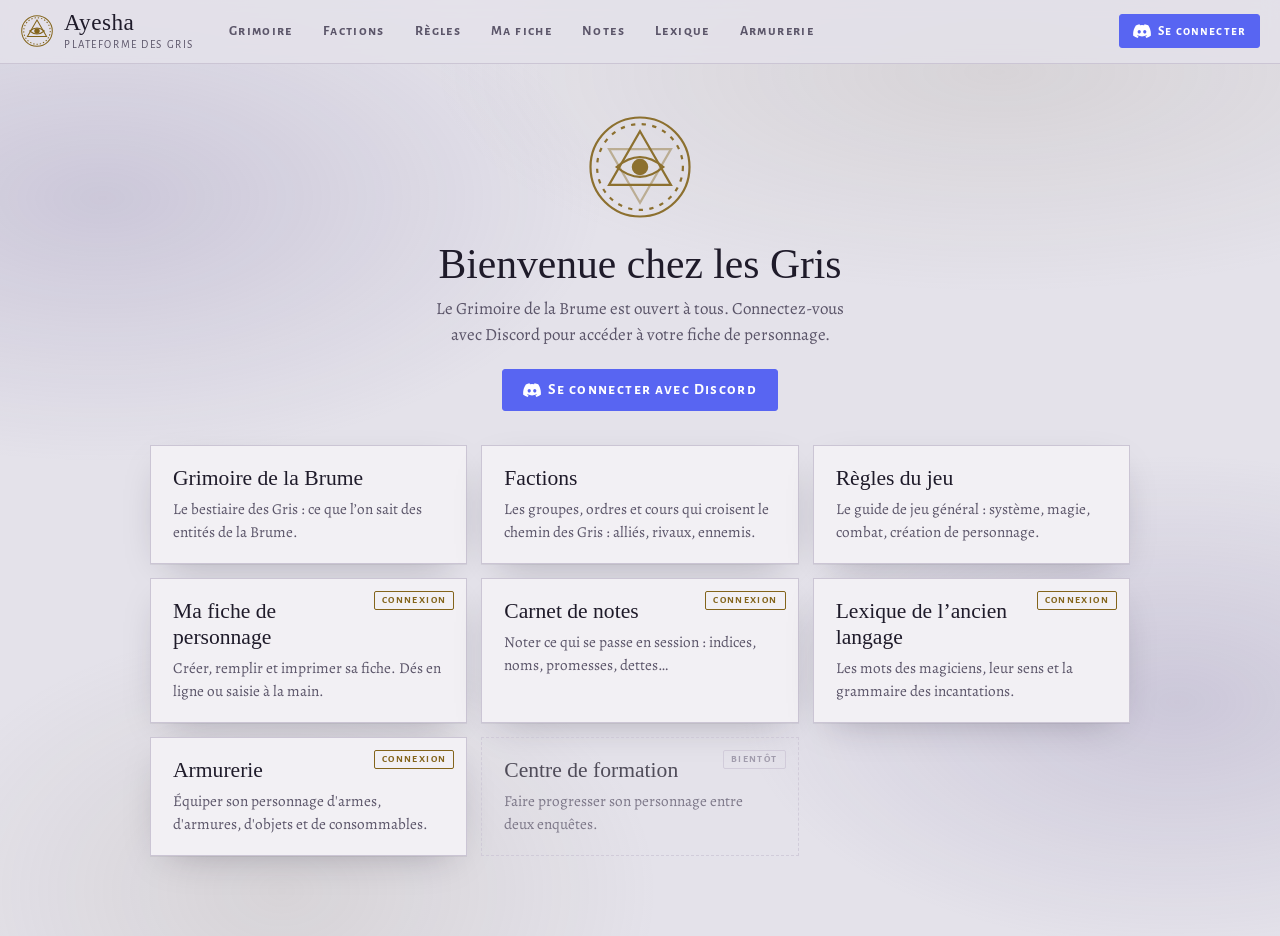
<file: index.html>
<!doctype html>
<html lang="fr">
<head>
<meta charset="utf-8">
<meta name="viewport" content="width=device-width, initial-scale=1, viewport-fit=cover">
<title>Ayesha</title>
<meta name="description" content="Plateforme des Gris : Grimoire de la Brume et fiches de personnage d'Ayesha.">
<link rel="icon" href="data:image/svg+xml,%3Csvg xmlns='http://www.w3.org/2000/svg' viewBox='0 0 40 40' fill='none' stroke='%2383641b' stroke-width='2'%3E%3Ccircle cx='20' cy='20' r='18'/%3E%3Cpath d='M20 7 L31.26 26.5 H8.74 Z'/%3E%3Ccircle cx='20' cy='20' r='3' fill='%2383641b'/%3E%3C/svg%3E">
<link rel="preconnect" href="https://fonts.googleapis.com">
<link rel="preconnect" href="https://fonts.gstatic.com" crossorigin>
<link rel="stylesheet" href="https://fonts.googleapis.com/css2?family=Alegreya:ital,wght@0,400;0,500;0,700;1,400&family=Alegreya+Sans+SC:wght@500;700&family=IM+Fell+English+SC&family=IM+Fell+English:ital@0;1&display=swap">
<link rel="stylesheet" href="css/base.css">
<link rel="stylesheet" href="css/codex.css">
<link rel="stylesheet" href="css/fiche.css">
<link rel="stylesheet" href="css/armurerie.css">
<link rel="stylesheet" href="css/lexique.css">
<link rel="stylesheet" href="css/sorcier.css">
<link rel="stylesheet" href="css/regles.css">
<link rel="stylesheet" href="css/notes.css">
<script src="vendor/supabase-2.99.3.js"></script>
<script>
  /* Si le code du site ne démarre pas (fichier manquant ou pas à jour), le dire au lieu de rester sur « Ouverture… » */
  function ayeshaEchec(detail) {
    if (window.__ayeshaPret) return;
    var v = document.getElementById('view'); if (!v) return;
    v.innerHTML = '<div class="panel center"><h2>Le site n\u2019a pas pu démarrer</h2>'
      + '<p>Un fichier du site est manquant, mal placé ou pas à jour sur GitHub.</p>'
      + (detail ? '<p class="hint">' + String(detail).replace(/[<&]/g, function (c) { return c === '<' ? '&lt;' : '&amp;'; }) + '</p>' : '')
      + '<p class="hint">Plus de détails : touche F12, onglet « Console ».</p>'
      + '<button class="btn" onclick="location.reload()">Recharger</button></div>';
  }
  window.addEventListener('error', function (e) { ayeshaEchec(e.message); });
  setTimeout(function () { ayeshaEchec(''); }, 20000);
</script>
<script type="module" src="js/main.js" onerror="ayeshaEchec('Impossible de charger js/main.js ou un des fichiers qu\u2019il utilise.')"></script>
</head>
<body>
<div class="app">
  <header class="top" id="top"></header>
  <main id="view"><div class="loading">Ouverture…</div></main>
</div>
<noscript><p class="panel center">Ce site a besoin de JavaScript pour fonctionner.</p></noscript>
</body>
</html>
</file>
<file: css/base.css>
/* =====================================================================
   Styles communs de la plateforme (couleurs, coquille, boutons, fenêtres)
   Chaque module a ses propres styles, préfixés par .m-<module>.
   ===================================================================== */
:root{
  --bg:#e4e2ea; --page:#f2f0f4; --page-2:#e9e6ee; --ink:#1f1b2a; --ink-soft:#5b5569; --ink-faint:#8a8497;
  --rule:#cbc5d4; --gilt:#83641b; --gilt-soft:rgba(131,100,27,.12); --sang:#8a2d39; --sang-soft:rgba(138,45,57,.08);
  --azur:#2f5d7c; --vert:#3d6b4a; --discord:#5865f2;
  --fog-a:rgba(120,108,160,.22); --fog-b:rgba(150,140,120,.16); --shadow:0 1px 0 rgba(31,27,42,.06),0 12px 40px -18px rgba(31,27,42,.35);
  --f-display:"IM Fell English SC","IM Fell English",Georgia,"Times New Roman",serif;
  --f-fell:"IM Fell English",Georgia,serif;
  --f-body:"Alegreya",Georgia,"Times New Roman",serif;
  --f-label:"Alegreya Sans SC","Gill Sans","Trebuchet MS",sans-serif;
  --head:62px;
}
@media (prefers-color-scheme:dark){
  :root:not([data-theme="light"]){
    color-scheme:dark;
    --bg:#111018; --page:#1a1823; --page-2:#221f2d; --ink:#e5e1ec; --ink-soft:#a39cb3; --ink-faint:#746d84;
    --rule:#353045; --gilt:#d3b26a; --gilt-soft:rgba(211,178,106,.13); --sang:#d9727c; --sang-soft:rgba(217,114,124,.08);
    --azur:#86b4d4; --vert:#8cc29b;
    --fog-a:rgba(150,135,210,.13); --fog-b:rgba(200,180,130,.06); --shadow:0 1px 0 rgba(0,0,0,.4),0 18px 50px -20px rgba(0,0,0,.8);
  }
}
:root[data-theme="dark"]{
  color-scheme:dark;
  --bg:#111018; --page:#1a1823; --page-2:#221f2d; --ink:#e5e1ec; --ink-soft:#a39cb3; --ink-faint:#746d84;
  --rule:#353045; --gilt:#d3b26a; --gilt-soft:rgba(211,178,106,.13); --sang:#d9727c; --sang-soft:rgba(217,114,124,.08);
  --azur:#86b4d4; --vert:#8cc29b;
  --fog-a:rgba(150,135,210,.13); --fog-b:rgba(200,180,130,.06); --shadow:0 1px 0 rgba(0,0,0,.4),0 18px 50px -20px rgba(0,0,0,.8);
}
:root{padding-top:env(safe-area-inset-top,0px);padding-bottom:env(safe-area-inset-bottom,0px)}
*{box-sizing:border-box}
html,body{min-height:100%}
body{margin:0;background:var(--bg);color:var(--ink);font-family:var(--f-body);font-size:17px;line-height:1.55;-webkit-font-smoothing:antialiased}
img{max-width:100%}
[hidden]{display:none!important}
a{color:inherit}
button{font:inherit;color:inherit;cursor:pointer}
:focus-visible{outline:2px solid var(--gilt);outline-offset:2px}

/* Brume */
body::before,body::after{content:"";position:fixed;inset:-20%;pointer-events:none;z-index:0}
body::before{background:radial-gradient(40% 30% at 20% 30%,var(--fog-a),transparent 70%),radial-gradient(35% 28% at 80% 70%,var(--fog-a),transparent 70%);animation:drift 70s ease-in-out infinite alternate}
body::after{background:radial-gradient(45% 25% at 70% 20%,var(--fog-b),transparent 70%),radial-gradient(30% 30% at 30% 85%,var(--fog-b),transparent 70%);animation:drift 95s ease-in-out infinite alternate-reverse}
@keyframes drift{from{transform:translate3d(-4%,-2%,0)}to{transform:translate3d(4%,3%,0)}}
@media (prefers-reduced-motion:reduce){body::before,body::after{animation:none}}

.app{position:relative;z-index:1;display:flex;flex-direction:column;min-height:100vh}
#view{flex:1;min-width:0}

/* Barre du haut */
header.top{position:sticky;top:env(safe-area-inset-top,0px);z-index:10;display:flex;align-items:center;gap:10px 22px;flex-wrap:wrap;padding:10px 20px;min-height:var(--head);background:color-mix(in srgb,var(--bg) 84%,transparent);backdrop-filter:blur(8px);-webkit-backdrop-filter:blur(8px);border-bottom:1px solid var(--rule)}
.brand{display:flex;align-items:center;gap:10px;text-decoration:none;min-width:0}
.brand svg{width:34px;height:34px;color:var(--gilt);flex:none}
.brand h1{font-family:var(--f-display);font-weight:400;font-size:1.45rem;letter-spacing:.02em;margin:0;line-height:1.1}
.brand small{display:block;font-family:var(--f-label);font-size:.7rem;letter-spacing:.14em;color:var(--ink-soft)}
.mainnav{display:flex;gap:4px;flex-wrap:wrap;margin-right:auto}
.navlink{font-family:var(--f-label);font-weight:700;font-size:.86rem;letter-spacing:.1em;text-decoration:none;padding:7px 12px;border-radius:3px;color:var(--ink-soft);border:1px solid transparent}
.navlink:hover{color:var(--ink);background:var(--gilt-soft)}
.navlink[aria-current="page"]{color:var(--ink);border-color:var(--gilt);background:var(--gilt-soft)}
.navlink.mj{color:var(--sang)}
.navlink.mj[aria-current="page"]{border-color:var(--sang);background:var(--sang-soft)}
.who{display:flex;align-items:center;gap:10px}
.who img{width:30px;height:30px;border-radius:50%;border:1px solid var(--rule);flex:none}
.who span{display:flex;flex-direction:column;line-height:1.15}
.who b{font-family:var(--f-fell);font-weight:400;font-size:1rem}
.who small{font-family:var(--f-label);font-size:.62rem;letter-spacing:.14em;color:var(--sang);font-weight:700}

/* Boutons */
.btn{font-family:var(--f-label);font-weight:700;font-size:.8rem;letter-spacing:.09em;border:1px solid var(--rule);background:var(--page);padding:7px 13px;border-radius:3px;display:inline-flex;align-items:center;gap:7px;line-height:1.2;text-decoration:none;color:var(--ink);transition:border-color .15s,background .15s}
.btn:hover{border-color:var(--gilt)}
.btn.primary{background:var(--gilt);border-color:var(--gilt);color:var(--page)}
.btn.primary:hover{filter:brightness(1.08)}
.btn.ghost{background:transparent}
.btn.danger{color:var(--sang);border-color:color-mix(in srgb,var(--sang) 40%,var(--rule))}
.btn.discord{background:var(--discord);border-color:var(--discord);color:#fff}
.btn.discord:hover{filter:brightness(1.08)}
.btn.big{font-size:.95rem;padding:11px 20px}
.btn[aria-pressed="true"]{background:var(--gilt-soft);border-color:var(--gilt)}
.btn:disabled{opacity:.45;cursor:not-allowed}
.mini{font-family:var(--f-label);font-size:.68rem;letter-spacing:.06em;font-weight:700;border:1px solid var(--rule);background:transparent;padding:2px 8px;border-radius:2px;color:var(--ink-soft)}
.mini:hover{border-color:var(--gilt);color:var(--ink)}
.mini:disabled{opacity:.35;cursor:not-allowed}
.linkbtn{background:none;border:0;padding:0;font:inherit;color:var(--gilt);border-bottom:1px dotted currentColor;cursor:pointer}

/* Messages, fenêtres */
.toast{position:fixed;left:50%;bottom:calc(24px + env(safe-area-inset-bottom,0px));transform:translateX(-50%);background:var(--ink);color:var(--page);font-family:var(--f-label);letter-spacing:.08em;font-size:.82rem;padding:9px 16px;border-radius:3px;z-index:40;box-shadow:var(--shadow);max-width:calc(100vw - 32px)}
.modal{position:fixed;inset:0;z-index:30;background:rgba(10,8,16,.55);display:flex;align-items:center;justify-content:center;padding:16px}
.modal .box{background:var(--page);border:1px solid var(--rule);padding:20px 22px;max-width:560px;width:100%;box-shadow:var(--shadow)}
.modal h3{font-family:var(--f-fell);font-weight:400;font-size:1.35rem;margin:0 0 8px}
.modal p{margin:0 0 12px}
.modal .row{display:flex;gap:8px;flex-wrap:wrap;margin-top:12px}
.modal .ta{width:100%;font:inherit;padding:8px;border:1px solid var(--rule);background:var(--page-2);color:var(--ink)}
.loading{text-align:center;color:var(--ink-soft);font-style:italic;padding:60px 16px}
.banner{margin:0 auto 14px;max-width:780px;padding:10px 14px;border:1px dashed var(--sang);color:var(--sang);font-size:.9rem;border-radius:3px;background:var(--sang-soft)}
.none{font-style:italic;color:var(--ink-faint)}
.hint{font-size:.9rem;color:var(--ink-soft);font-style:italic;margin:6px 0 0}

/* Panneaux génériques */
.panel{max-width:620px;margin:48px auto;background:var(--page);border:1px solid var(--rule);box-shadow:var(--shadow);padding:32px 34px;position:relative}
.panel::before{content:"";position:absolute;inset:7px;border:1px solid var(--rule);pointer-events:none;opacity:.7}
.panel.center{text-align:center}
.panel h2{font-family:var(--f-display);font-weight:400;font-size:1.9rem;margin:0 0 8px;line-height:1.15}
.panel p{color:var(--ink-soft);margin:0 0 18px}
.panel .btn{position:relative}

/* Accueil */
.m-accueil{padding:28px 20px 80px}
.hero{max-width:720px;margin:20px auto 34px;text-align:center}
.hero svg.big{width:110px;height:110px;color:var(--gilt);opacity:.9}
.hero h2{font-family:var(--f-display);font-weight:400;font-size:clamp(1.9rem,5vw,2.6rem);margin:12px 0 8px;line-height:1.1;text-wrap:balance}
.hero p{color:var(--ink-soft);max-width:48ch;margin:0 auto 20px}
.cards{max-width:980px;margin:0 auto;display:grid;grid-template-columns:repeat(auto-fill,minmax(250px,1fr));gap:14px}
.card{display:block;text-decoration:none;background:var(--page);border:1px solid var(--rule);padding:20px 22px 18px;position:relative;box-shadow:var(--shadow);transition:border-color .15s,transform .15s}
a.card:hover{border-color:var(--gilt);transform:translateY(-2px)}
.card h3{font-family:var(--f-fell);font-weight:400;font-size:1.35rem;margin:0 0 6px;line-height:1.2}
.card p{margin:0;color:var(--ink-soft);font-size:.95rem}
.card .tag~h3{padding-right:88px}
.card .tag{position:absolute;top:12px;right:12px;font-family:var(--f-label);font-size:.62rem;letter-spacing:.14em;font-weight:700;color:var(--gilt);border:1px solid var(--gilt);padding:1px 7px;border-radius:2px}
.card.mj .tag{color:var(--sang);border-color:var(--sang)}
.card.soon{background:transparent;box-shadow:none;border-style:dashed;opacity:.75}
.card.soon .tag{color:var(--ink-faint);border-color:var(--rule)}

@media (max-width:760px){
  header.top{padding:8px 12px;gap:8px 12px}
  .brand h1{font-size:1.2rem}
  .brand small{display:none}
  .mainnav{order:3;width:100%;margin-right:0}
  .navlink{padding:6px 10px;font-size:.8rem}
  .who{margin-left:auto}
  .who span{display:none}
  .panel{margin:24px 12px;padding:24px 20px}
  .m-accueil{padding:16px 16px 60px}
}
</file>
<file: css/codex.css>
/* =====================================================================
   Codex : Grimoire de la Brume, Factions (moteur js/shared/codex.js)
   ===================================================================== */
.m-codex .layout{display:grid;grid-template-columns:300px minmax(0,1fr);min-height:calc(100vh - var(--head))}
.m-codex aside.index{border-right:1px solid var(--rule);padding:18px 16px 40px;display:flex;flex-direction:column;gap:14px;position:sticky;top:var(--head);align-self:start;max-height:calc(100vh - var(--head));overflow:auto}
.m-codex .index h2{font-family:var(--f-label);font-size:.78rem;letter-spacing:.16em;color:var(--ink-soft);margin:0;display:flex;justify-content:space-between;font-weight:700}
.m-codex .index h2 span{font-variant-numeric:tabular-nums}
.m-codex .search{width:100%;font:inherit;font-size:.95rem;padding:8px 10px;border:1px solid var(--rule);border-radius:3px;background:var(--page);color:var(--ink)}
.m-codex .famfilter{display:flex;flex-wrap:wrap;gap:6px}
.m-codex .chip{font-family:var(--f-label);font-size:.72rem;letter-spacing:.06em;padding:3px 9px;border:1px solid var(--rule);border-radius:20px;background:transparent;font-weight:500}
.m-codex .chip[aria-pressed="true"]{background:var(--gilt-soft);border-color:var(--gilt);color:var(--ink)}
.m-codex .toc{list-style:none;margin:0;padding:0;display:flex;flex-direction:column}
.m-codex .toc a{width:100%;text-align:left;text-decoration:none;border-bottom:1px dotted var(--rule);padding:10px 6px;display:grid;grid-template-columns:3.2em 1fr auto;gap:8px;align-items:baseline}
.m-codex .toc a:hover,.m-codex .toc a[aria-current="true"]{background:var(--gilt-soft)}
.m-codex .toc .num{font-family:var(--f-fell);color:var(--gilt);font-size:.9rem;font-variant-numeric:tabular-nums}
.m-codex .toc .nm{font-family:var(--f-fell);font-size:1.05rem;line-height:1.25}
.m-codex .toc .fm{display:block;font-family:var(--f-label);font-size:.68rem;letter-spacing:.08em;color:var(--ink-soft);margin-top:2px}
.m-codex .toc .empty{font-style:italic;color:var(--ink-faint);font-size:.92rem;padding:8px 2px}

.m-codex .kpips{display:inline-flex;gap:3px;vertical-align:middle}
.m-codex .kpips i{width:7px;height:7px;border-radius:50%;border:1px solid var(--gilt);display:block}
.m-codex .kpips i.on{background:var(--gilt)}

.m-codex #gmain{padding:28px 24px 120px;min-width:0}
.m-codex .sheet{max-width:780px;margin:0 auto;background:var(--page);border:1px solid var(--rule);box-shadow:var(--shadow);padding:44px 52px 56px;position:relative}
.m-codex .sheet::before{content:"";position:absolute;inset:8px;border:1px solid var(--rule);pointer-events:none;opacity:.7}
.m-codex .back{display:none;margin:0 auto 14px;max-width:780px;width:max-content}

.m-codex .eyebrow{font-family:var(--f-label);font-size:.78rem;letter-spacing:.2em;color:var(--gilt);text-align:center;font-weight:700}
.m-codex .entry-name{font-family:var(--f-display);font-weight:400;font-size:clamp(2rem,5vw,3rem);line-height:1.05;text-align:center;margin:10px 0 6px;text-wrap:balance}
.m-codex .aka{font-family:var(--f-fell);font-style:italic;text-align:center;color:var(--ink-soft);margin:0 0 18px;text-wrap:balance}
.m-codex .meta{display:flex;flex-wrap:wrap;justify-content:center;gap:8px 22px;font-family:var(--f-label);font-size:.78rem;letter-spacing:.08em;color:var(--ink-soft);padding:12px 0;border-top:1px solid var(--rule);border-bottom:1px solid var(--rule)}
.m-codex .meta b{color:var(--ink);font-weight:700}
.m-codex .tools{display:flex;justify-content:center;gap:8px;flex-wrap:wrap;margin:18px 0 6px}

.m-codex .part-title{font-family:var(--f-display);font-size:1.25rem;font-weight:400;text-align:center;margin:40px 0 4px;letter-spacing:.04em}
.m-codex .part-sub{text-align:center;font-family:var(--f-label);font-size:.72rem;letter-spacing:.16em;color:var(--ink-soft);margin:0 0 10px}
.m-codex .orn{display:flex;align-items:center;gap:12px;color:var(--gilt);margin:0 auto 8px;max-width:240px}
.m-codex .orn::before,.m-codex .orn::after{content:"";flex:1;height:1px;background:currentColor;opacity:.5}
.m-codex .orn svg{width:14px;height:14px}

.m-codex section.sec{padding:18px 0 4px;border-bottom:1px dotted var(--rule)}
.m-codex section.sec:last-child{border-bottom:0}
.m-codex .sec h3{font-family:var(--f-fell);font-weight:400;font-size:1.3rem;margin:0 0 8px;display:flex;align-items:baseline;gap:10px;flex-wrap:wrap}
.m-codex .sec h3 .rn{font-family:var(--f-label);font-size:.72rem;letter-spacing:.14em;color:var(--gilt);min-width:2.4em;font-weight:700}
.m-codex .sec h3 .sub{font-family:var(--f-body);font-style:italic;font-size:.9rem;color:var(--ink-soft)}
.m-codex .field{margin:0 0 12px}
.m-codex .flabel{font-family:var(--f-label);font-size:.74rem;letter-spacing:.1em;color:var(--ink-soft);font-weight:700;margin-bottom:2px}
.m-codex .fval p{margin:0 0 .6em;max-width:65ch}
.m-codex .blank{font-style:italic;color:var(--ink-faint);margin:0 0 12px}
.m-codex .tags{display:flex;flex-wrap:wrap;gap:6px}
.m-codex .tag{font-family:var(--f-label);font-size:.76rem;letter-spacing:.06em;border:1px solid var(--gilt);color:var(--ink);padding:1px 9px;border-radius:2px;background:var(--gilt-soft)}
.m-codex ul.signs{margin:0;padding:0;list-style:none}
.m-codex ul.signs li{padding-left:1.4em;position:relative;margin:0 0 4px}
.m-codex ul.signs li::before{content:"✦";position:absolute;left:0;color:var(--gilt);font-size:.8em;top:.2em}
.m-codex .notes{display:flex;flex-direction:column;gap:10px}
.m-codex .note{border-left:2px solid var(--gilt);padding:2px 0 2px 12px}
.m-codex .note .who{font-family:var(--f-label);font-size:.74rem;letter-spacing:.08em;color:var(--ink-soft)}
.m-codex .note .who b{color:var(--ink)}
.m-codex .note p{margin:2px 0 0}

.m-codex .mj{margin-top:44px;border:1px solid color-mix(in srgb,var(--sang) 55%,var(--rule));background:var(--sang-soft);padding:6px 24px 16px;position:relative}
.m-codex .mj .part-title{color:var(--sang);margin-top:18px}
.m-codex .mj .orn{color:var(--sang)}
.m-codex .mj .sec h3 .rn{color:var(--sang)}
.m-codex .statgrid{display:grid;grid-template-columns:repeat(5,1fr);border:1px solid var(--rule);background:var(--page)}
.m-codex .statgrid>div{text-align:center;padding:8px 4px;border-right:1px solid var(--rule)}
.m-codex .statgrid>div:last-child{border-right:0}
.m-codex .statgrid .k{font-family:var(--f-label);font-size:.72rem;letter-spacing:.14em;color:var(--ink-soft);font-weight:700}
.m-codex .statgrid .v{font-family:var(--f-fell);font-size:1.5rem;font-variant-numeric:tabular-nums;line-height:1.2}
.m-codex .statline{display:flex;flex-wrap:wrap;gap:6px 22px;margin-top:10px;font-family:var(--f-label);font-size:.8rem;letter-spacing:.06em;color:var(--ink-soft)}
.m-codex .statline b{font-family:var(--f-fell);font-size:1.1rem;color:var(--ink);letter-spacing:0;font-weight:400;font-variant-numeric:tabular-nums}
.m-codex .tablewrap{overflow-x:auto}
.m-codex table.atk{border-collapse:collapse;width:100%;font-size:.95rem}
.m-codex table.atk th{font-family:var(--f-label);font-size:.72rem;letter-spacing:.1em;color:var(--ink-soft);text-align:left;border-bottom:1px solid var(--rule);padding:4px 8px 4px 0;font-weight:700}
.m-codex table.atk td{padding:6px 8px 6px 0;border-bottom:1px dotted var(--rule);vertical-align:top}

.m-codex .front{text-align:center;padding:30px 0 10px}
.m-codex .front svg.big{width:120px;height:120px;color:var(--gilt);opacity:.9}
.m-codex .front h2{font-family:var(--f-display);font-weight:400;font-size:2rem;margin:14px 0 6px;text-wrap:balance}
.m-codex .front p{color:var(--ink-soft);max-width:46ch;margin:0 auto 18px}
.m-codex .front .count{font-family:var(--f-label);letter-spacing:.14em;font-size:.8rem;color:var(--gilt);font-weight:700}

.m-codex .in,.m-codex .ta{width:100%;font:inherit;font-size:1rem;color:var(--ink);background:var(--page-2);border:1px solid var(--rule);border-radius:2px;padding:7px 9px}
.m-codex .ta{resize:vertical;min-height:4.2em;line-height:1.5}
.m-codex .in:focus,.m-codex .ta:focus{border-color:var(--gilt);outline:none;box-shadow:0 0 0 3px var(--gilt-soft)}
.m-codex .err{color:var(--sang);font-size:.88rem;margin-top:4px}
.m-codex .obs{margin-top:28px;border:1px dashed var(--gilt);padding:16px 18px;background:var(--gilt-soft)}
.m-codex .obs h3{font-family:var(--f-fell);font-weight:400;font-size:1.2rem;margin:0 0 4px}
.m-codex .obs p{margin:0 0 10px;color:var(--ink-soft);font-size:.95rem}
.m-codex .obs .grid{display:grid;grid-template-columns:12em 1fr;gap:6px}
.m-codex .obs .grid .ta{grid-column:1/-1}
.m-codex .foot{max-width:780px;margin:22px auto 0;font-family:var(--f-label);font-size:.74rem;letter-spacing:.08em;color:var(--ink-faint)}

@media (max-width:860px){
  .m-codex .layout{grid-template-columns:1fr;min-height:0}
  .m-codex aside.index{position:static;max-height:none;border-right:0;padding:16px}
  .m-codex.reading aside.index{display:none}
  .m-codex:not(.reading) #gmain{display:none}
  .m-codex .back{display:flex}
  .m-codex #gmain{padding:14px 16px 110px}
  .m-codex .sheet{padding:28px 20px 36px}
  .m-codex .sheet::before{inset:5px}
  .m-codex .mj{padding:4px 14px 12px}
  .m-codex .statgrid .v{font-size:1.2rem}
  .m-codex .obs .grid{grid-template-columns:1fr}
}

/* ----- Exemplaire du MJ : édition, visibilité, observations ----- */
.m-codex .index>.btn.primary{justify-content:center}
.m-codex .toc .pubmark{color:var(--gilt)}
.m-codex .obsbadge{font-family:var(--f-label);font-weight:700;font-size:.72rem;min-width:1.6em;height:1.6em;display:inline-grid;place-items:center;border-radius:20px;background:var(--sang);color:var(--page)}
.m-codex .mjfoot{margin-top:auto;padding-top:10px;border-top:1px dotted var(--rule);font-size:.86rem}
.m-codex .row{display:flex;gap:8px;flex-wrap:wrap;align-items:center;margin-top:8px}
.m-codex .row.center{justify-content:center}
.m-codex .vuebar{display:flex;justify-content:center;gap:6px;margin:-20px 0 22px}
.m-codex .banner{text-align:center}
.m-codex .vis-t{margin-left:auto;font-family:var(--f-label);font-size:.66rem;letter-spacing:.1em;font-weight:700;border:1px solid var(--rule);background:transparent;padding:2px 9px;border-radius:20px;color:var(--ink-faint);align-self:center}
.m-codex .vis-t[aria-pressed="true"]{color:var(--gilt);border-color:var(--gilt);background:var(--gilt-soft)}
.m-codex .vis-t:hover{border-color:var(--gilt)}
.m-codex .sec.veiled>*:not(h3){opacity:.5}
.m-codex .pub[aria-pressed="true"]{border-color:var(--gilt);color:var(--ink);background:var(--gilt-soft)}
.m-codex .pub[aria-pressed="false"]{color:var(--ink-soft)}
.m-codex .obsmj{margin:24px 0 0;border:1px solid var(--sang);background:var(--sang-soft);padding:12px 16px}
.m-codex .obsmj h3{font-family:var(--f-fell);font-weight:400;font-size:1.15rem;margin:0 0 8px;color:var(--sang)}
.m-codex .obsmj h3 small{font-family:var(--f-label);font-size:.75rem}
.m-codex .obsmj .note{border-left-color:var(--sang);margin-bottom:12px}
.m-codex .obsliste{margin-top:14px;display:flex;flex-direction:column;gap:8px}
.m-codex .obsliste .linkbtn,.m-codex .obsmj .linkbtn{margin-left:8px;font-family:var(--f-label);font-size:.74rem;letter-spacing:.06em;border-bottom:0}
.m-codex .addnote{margin-top:12px;display:grid;grid-template-columns:9.5em 1fr;gap:6px}
.m-codex .addnote .ta{grid-column:1/-1;min-height:3em}
.m-codex .addnote .btn{justify-self:start}
.m-codex .in.big{font-family:var(--f-display);font-size:1.6rem;text-align:center;padding:8px}
.m-codex .in.num{width:5.5em;text-align:center;font-variant-numeric:tabular-nums}
.m-codex .edit .eyebrow .in.num{display:inline-block;width:4.5em;padding:2px 4px}
.m-codex .grid2{display:grid;grid-template-columns:1fr 1fr;gap:12px}
.m-codex .choices{display:flex;flex-wrap:wrap;gap:6px}
.m-codex .choice{position:relative}
.m-codex .choice input{position:absolute;opacity:0;inset:0;margin:0;cursor:pointer}
.m-codex .choice span{display:inline-block;font-family:var(--f-label);font-size:.8rem;letter-spacing:.05em;padding:4px 11px;border:1px solid var(--rule);border-radius:2px;background:var(--page-2)}
.m-codex .choice input:checked+span{border-color:var(--gilt);background:var(--gilt-soft);color:var(--ink);box-shadow:inset 0 0 0 1px var(--gilt)}
.m-codex .choice input:focus-visible+span{outline:2px solid var(--gilt);outline-offset:2px}
.m-codex .vis{margin-left:auto;align-self:center}
.m-codex .vis span{font-size:.68rem;padding:2px 9px;border-radius:20px}
.m-codex .lrow{display:flex;gap:6px;align-items:flex-start;margin-bottom:6px}
.m-codex .rrow{display:grid;gap:6px;align-items:start;margin-bottom:6px}
.m-codex .rrow .ta{min-height:2.4em}
.m-codex .x{border:1px solid var(--rule);background:transparent;width:34px;height:34px;flex:none;border-radius:2px;color:var(--ink-soft);font-size:1.1rem;line-height:1}
.m-codex .x:hover{color:var(--sang);border-color:var(--sang)}
.m-codex .add{font-family:var(--f-label);font-size:.78rem;letter-spacing:.08em;background:none;border:1px dashed var(--rule);padding:5px 12px;border-radius:2px;color:var(--ink-soft);font-weight:700}
.m-codex .add:hover{border-color:var(--gilt);color:var(--ink)}
.m-codex .colhead{font-family:var(--f-label);font-size:.68rem;letter-spacing:.1em;color:var(--ink-faint);font-weight:700}
.m-codex .statedit{display:flex;flex-wrap:wrap;gap:12px}
.m-codex .statedit label{display:flex;flex-direction:column;align-items:center;gap:3px;font-family:var(--f-label);font-size:.72rem;letter-spacing:.12em;color:var(--ink-soft);font-weight:700}
.m-codex .savebar{position:sticky;bottom:0;z-index:4;max-width:780px;margin:0 auto;display:flex;gap:8px;flex-wrap:wrap;align-items:center;padding:12px 16px calc(12px + env(safe-area-inset-bottom,0px));background:color-mix(in srgb,var(--bg) 88%,transparent);backdrop-filter:blur(8px);border:1px solid var(--rule);border-bottom:0}
.m-codex .savebar .spacer{flex:1}
@media (max-width:860px){
  .m-codex .grid2,.m-codex .addnote{grid-template-columns:1fr}
  .m-codex .rrow{grid-template-columns:1fr!important;padding-bottom:8px;border-bottom:1px dotted var(--rule)}
  .m-codex .rrow.colhead{display:none}
  .m-codex .rrow .x{justify-self:end}
  .m-codex .vuebar{margin-top:-6px;flex-wrap:wrap}
  .m-codex .vis{margin-left:0}
}
.m-codex .ed-t{margin-left:auto;align-self:center;text-decoration:none;font-size:.9rem;line-height:1;padding:3px 7px;border:1px solid var(--rule);border-radius:20px;color:var(--ink-soft)}
.m-codex .ed-t:hover{border-color:var(--gilt);color:var(--gilt)}
.m-codex .ed-t+.vis-t{margin-left:0}
.m-codex .blank .linkbtn{font-style:italic}
.m-codex .edit .sec.cible{animation:cible 1.6s ease-out}
@keyframes cible{from{background:var(--gilt-soft)}to{background:transparent}}
.m-codex .entete{display:grid;grid-template-columns:1fr 1fr;gap:0 12px}
.m-codex .entete .field{grid-column:1/-1}
.m-codex .entete .field.demi{grid-column:auto}
.m-codex .jauge{display:inline-flex;gap:3px;vertical-align:middle}
.m-codex .jauge i{width:9px;height:9px;transform:rotate(45deg);border:1px solid var(--sang);display:block}
.m-codex .jauge i.on{background:var(--sang)}
@media (max-width:860px){.m-codex .entete{grid-template-columns:1fr}}

/* Factions */
.m-codex .embleme{text-align:center;font-style:italic;color:var(--ink-soft);margin:10px 0 0}
.m-codex .embleme span{font-family:var(--f-label);font-style:normal;font-size:.7rem;letter-spacing:.14em;text-transform:uppercase;color:var(--gilt);margin-right:6px}
.m-codex .rapport{font-family:var(--f-label);font-weight:700;letter-spacing:.06em;padding:1px 8px;border-radius:20px;border:1px solid currentColor;margin-left:4px}
.m-codex .rapport.r-0{color:var(--vert)} .m-codex .rapport.r-1{color:var(--ink-soft)} .m-codex .rapport.r-2{color:var(--gilt)} .m-codex .rapport.r-3,.m-codex .rapport.r-4{color:var(--sang)}
.m-codex .rapport.r-4{background:var(--sang-soft)}
.m-codex .entente-mini{font-family:var(--f-fell);font-size:1.05rem;color:var(--ink)}
.m-codex .entente-mini small{font-size:.7rem;color:var(--ink-faint)}
.m-codex .rrow select.in{padding:7px 6px}
.m-codex label.flabel{display:block}
</file>
<file: css/fiche.css>
/* =====================================================================
   Module Fiche (« Ma fiche » et consultation par le MJ)
   La fiche elle-même est dans .fichewrap ; l'impression dans #ps / .ps
   ===================================================================== */
.m-fiche,.m-table{padding:20px 20px 80px}
.fichewrap .sheet{max-width:1060px;margin:0 auto;background:var(--page);border:1px solid var(--rule);box-shadow:var(--shadow);padding:36px 40px 44px;position:relative}
.fichewrap .sheet::before{content:"";position:absolute;inset:8px;border:1px solid var(--rule);pointer-events:none;opacity:.7}

/* Barre d'outils au-dessus de la fiche */
.fichebar{max-width:1060px;margin:0 auto 14px;display:flex;flex-wrap:wrap;gap:8px;align-items:center}
.fichebar .spacer{flex:1}
.statut{font-family:var(--f-label);font-size:.74rem;letter-spacing:.08em;color:var(--ink-soft);display:inline-flex;align-items:center;gap:7px}
.statut::before{content:"";width:8px;height:8px;border-radius:50%;background:var(--vert);flex:none}
.statut.wait::before{background:var(--gilt);animation:pulse 1s ease-in-out infinite alternate}
.statut.err{color:var(--sang)}
.statut.err::before{background:var(--sang)}
@keyframes pulse{from{opacity:.3}to{opacity:1}}
.m-fiche .foot,.m-table .foot{max-width:1060px;margin:16px auto 0;font-family:var(--f-label);font-size:.72rem;letter-spacing:.08em;color:var(--ink-faint);display:flex;justify-content:space-between;align-items:center;gap:10px;flex-wrap:wrap}

/* Jauges : valeurs saisissables */
.fichewrap .gnums{display:flex;align-items:baseline;gap:4px;margin:2px 0 1px;font-family:var(--f-fell);color:var(--ink-soft)}
.fichewrap .gin{width:2.9em;font-family:var(--f-fell);font-size:1.15rem;text-align:center;border:0;border-bottom:1px solid var(--rule);background:transparent;color:var(--ink);padding:0 2px;font-variant-numeric:tabular-nums;border-radius:0}
.fichewrap .gin:focus{outline:none;border-bottom-color:var(--gilt);background:var(--gilt-soft)}
.fichewrap .gin.max{color:var(--ink-soft)}
.fichewrap .gin.max.manual{color:var(--gilt);border-bottom-color:var(--gilt)}
.fichewrap .gin:disabled{opacity:.45}
.fichewrap .gin::placeholder{color:var(--ink-faint);font-style:italic;font-size:.85rem}
.fichewrap .gauge .gl small{line-height:1.3}
.fichewrap .gauge .gl small .linkbtn{font-size:.78rem;margin-left:4px}
.fichewrap.reading .gin.max{pointer-events:none;border-bottom-color:transparent}
.fichewrap.readonly .gin,.fichewrap.readonly .pips button{pointer-events:none}
.fichewrap.readonly .portrait{cursor:default}

/* Écran de création */
.panel.start{max-width:720px}
.panel.start .choices{display:grid;gap:10px;margin:6px 0 14px;position:relative}
.panel.start .choice{display:flex;flex-direction:column;gap:2px;text-align:left;background:var(--page);border:1px solid var(--rule);padding:14px 16px;border-radius:2px}
.panel.start button.choice:hover{border-color:var(--gilt);background:var(--gilt-soft)}
.panel.start .choice b{font-family:var(--f-fell);font-weight:400;font-size:1.2rem}
.panel.start .choice small{color:var(--ink-soft);font-size:.9rem}
.panel.start .oldlist{display:flex;flex-wrap:wrap;gap:6px;margin-top:8px}

/* La table (MJ) */
.tablehead{max-width:1060px;margin:0 auto 18px;display:flex;justify-content:space-between;align-items:flex-end;gap:12px;flex-wrap:wrap}
.tablehead h2{font-family:var(--f-display);font-weight:400;font-size:2rem;margin:0;line-height:1.1}
.tablehead p{margin:4px 0 0;color:var(--ink-soft)}
.pcards{max-width:1060px;margin:0 auto;display:grid;grid-template-columns:repeat(auto-fill,minmax(300px,1fr));gap:12px}
.pcard{display:grid;grid-template-columns:72px minmax(0,1fr);gap:14px;text-decoration:none;background:var(--page);border:1px solid var(--rule);padding:12px;box-shadow:var(--shadow);transition:border-color .15s}
.pcard:hover{border-color:var(--gilt)}
.pcard.empty{opacity:.7;box-shadow:none}
.pcard .pp{width:72px;height:90px;border:1px solid var(--rule);background:var(--page-2);overflow:hidden;display:flex;align-items:center;justify-content:center;color:var(--rule)}
.pcard .pp svg{width:40px;height:40px}
.pcard .pp img{width:100%;height:100%;object-fit:cover;display:block}
.pcard .pn{font-family:var(--f-fell);font-size:1.25rem;line-height:1.15}
.pcard .pj{font-family:var(--f-label);font-size:.72rem;letter-spacing:.1em;color:var(--ink-soft);font-weight:700}
.pcard .pc{font-size:.9rem;color:var(--ink-soft);font-style:italic;margin-top:2px}
.pcard .pg{display:flex;flex-wrap:wrap;gap:4px 12px;margin-top:6px;font-family:var(--f-label);font-size:.72rem;letter-spacing:.06em;color:var(--ink-soft)}
.pcard .pg b{font-family:var(--f-fell);font-size:1rem;letter-spacing:0;font-weight:400}
.pcard .pg .pv b{color:var(--sang)} .pcard .pg .pm b{color:var(--azur)} .pcard .pg .sm b{color:#7a5aa6} .pcard .pg .ch b{color:var(--vert)}
.pcard .pd{font-size:.78rem;color:var(--ink-faint);margin-top:4px}

@media (max-width:860px){
  .m-fiche,.m-table{padding:12px 10px 60px}
  .fichewrap .sheet{padding:26px 18px 30px}
  .fichewrap .sheet::before{inset:5px}
  .fichebar .statut{width:100%;order:-1}
  .fichebar .spacer{display:none}
}

/* Champs */
.fichewrap .in,.fichewrap .ta,.fichewrap .sel{font:inherit;color:var(--ink);background:transparent;border:0;border-bottom:1px solid var(--rule);padding:4px 2px;width:100%;border-radius:0}
.fichewrap .ta{border:1px solid var(--rule);border-radius:2px;padding:8px 10px;resize:vertical;line-height:1.5;background:color-mix(in srgb,var(--page-2) 60%,transparent)}
.fichewrap .in:focus,.fichewrap .ta:focus,.fichewrap .sel:focus{outline:none;border-color:var(--gilt);box-shadow:0 1px 0 var(--gilt)}
.fichewrap .ta:focus{box-shadow:0 0 0 3px var(--gilt-soft)}
.fichewrap .sel{background:var(--page)}
.fichewrap .in::placeholder,.fichewrap .ta::placeholder{color:var(--ink-faint);font-style:italic}
.fichewrap .lbl{font-family:var(--f-label);font-size:.72rem;letter-spacing:.12em;color:var(--ink-soft);font-weight:700;display:block}
.fichewrap .num{font-variant-numeric:tabular-nums}

/* En-tête */
.fichewrap .head{display:grid;grid-template-columns:120px minmax(0,1fr);gap:24px;align-items:center;padding-bottom:22px;border-bottom:1px solid var(--rule)}
.fichewrap .portrait{width:120px;height:150px;border:1px solid var(--rule);background:var(--page-2);display:flex;align-items:center;justify-content:center;position:relative;overflow:hidden;cursor:pointer;padding:0}
.fichewrap .portrait img{width:100%;height:100%;object-fit:cover;display:block}
.fichewrap .portrait span{font-family:var(--f-label);font-size:.7rem;letter-spacing:.1em;color:var(--ink-faint);text-align:center;padding:8px}
.fichewrap .portrait::after{content:"";position:absolute;inset:4px;border:1px solid color-mix(in srgb,var(--gilt) 45%,transparent);pointer-events:none}
.fichewrap .ident .eyebrow{font-family:var(--f-label);font-size:.74rem;letter-spacing:.22em;color:var(--gilt);font-weight:700}
.fichewrap .ident .name{font-family:var(--f-display);font-size:clamp(1.8rem,4.2vw,2.8rem);line-height:1.1;border-bottom-color:transparent;padding:2px 0}
.fichewrap .ident .name:hover{border-bottom-color:var(--rule)}
.fichewrap .ident .row{display:grid;grid-template-columns:minmax(0,1.2fr) minmax(0,1fr) auto;gap:14px 22px;margin-top:10px;align-items:end}
.fichewrap .lvl{display:flex;flex-direction:column;align-items:center;min-width:5em}
.fichewrap .lvl b{font-family:var(--f-fell);font-size:1.8rem;font-weight:400;line-height:1;color:var(--gilt)}
.fichewrap .lvl small{font-family:var(--f-label);font-size:.66rem;letter-spacing:.14em;color:var(--ink-soft)}

/* Blocs */
.fichewrap .block{margin-top:26px}
.fichewrap .block>h2{font-family:var(--f-fell);font-weight:400;font-size:1.35rem;margin:0 0 12px;display:flex;align-items:baseline;gap:12px;flex-wrap:wrap}
.fichewrap .block>h2 .sub{font-family:var(--f-body);font-style:italic;font-size:.9rem;color:var(--ink-soft)}
.fichewrap .block>h2 .tools{margin-left:auto;display:flex;gap:6px;flex-wrap:wrap}
.fichewrap .cols{display:grid;grid-template-columns:minmax(0,1fr) minmax(0,1fr);gap:0 36px}
.fichewrap .cols.c-5-7{grid-template-columns:minmax(0,5fr) minmax(0,7fr)}
.fichewrap .frame{border:1px solid var(--rule);padding:16px 18px;position:relative;background:color-mix(in srgb,var(--page) 70%,var(--page-2))}
.fichewrap .hint{font-size:.9rem;color:var(--ink-soft);font-style:italic;margin:6px 0 0}
.fichewrap .warn{color:var(--sang);font-size:.9rem;margin:8px 0 0}

/* Caractéristiques */
.fichewrap .stats{display:grid;grid-template-columns:repeat(5,minmax(0,1fr));gap:12px}
.fichewrap .stat{border:1px solid var(--rule);padding:12px 10px 10px;text-align:center;background:var(--page);position:relative}
.fichewrap .stat .ab{font-family:var(--f-label);font-weight:700;letter-spacing:.18em;font-size:.82rem;color:var(--gilt)}
.fichewrap .stat .full{font-size:.78rem;color:var(--ink-soft);font-style:italic;margin-top:-2px}
.fichewrap .stat input{font-family:var(--f-fell);font-size:2.2rem;text-align:center;border:0;background:transparent;width:100%;color:var(--ink);padding:2px 0;font-variant-numeric:tabular-nums;-moz-appearance:textfield}
.fichewrap .stat input::-webkit-outer-spin-button,.fichewrap .stat input::-webkit-inner-spin-button{-webkit-appearance:none;margin:0}
.fichewrap .stat input:focus{outline:none;background:var(--gilt-soft)}
.fichewrap .meter{height:3px;background:var(--rule);position:relative;margin:2px 4px 8px}
.fichewrap .meter i{position:absolute;left:0;top:0;bottom:0;background:var(--gilt)}
.fichewrap .stat .meta{font-family:var(--f-label);font-size:.68rem;letter-spacing:.06em;color:var(--ink-soft);display:flex;justify-content:space-between;gap:4px;flex-wrap:wrap}
.fichewrap .stat .meta b{color:var(--ink);font-weight:700}
.fichewrap .stat .dice{font-family:var(--f-label);font-size:.66rem;color:var(--ink-faint);min-height:1.2em;margin-top:4px;letter-spacing:.04em}
.fichewrap .stat .acts{display:flex;justify-content:center;gap:4px;margin-top:6px}
.fichewrap .mini{font-family:var(--f-label);font-size:.68rem;letter-spacing:.06em;font-weight:700;border:1px solid var(--rule);background:transparent;padding:2px 8px;border-radius:2px;color:var(--ink-soft)}
.fichewrap .mini:hover{border-color:var(--gilt);color:var(--ink)}
.fichewrap .mini:disabled{opacity:.35;cursor:not-allowed}
.fichewrap .stat.rolled input{animation:flash .6s ease}
@keyframes flash{0%{color:var(--gilt);transform:scale(1.12)}100%{color:var(--ink);transform:none}}
@media (prefers-reduced-motion:reduce){.fichewrap .stat.rolled input{animation:none}}

/* Jauges */
.fichewrap .gauges{display:grid;gap:10px;margin-top:18px}
.fichewrap .gauge{display:grid;grid-template-columns:12.5em minmax(0,1fr);gap:12px;align-items:center}
.fichewrap .gauge .gl{display:flex;flex-direction:column}
.fichewrap .gauge .gl b{font-family:var(--f-label);font-weight:700;letter-spacing:.1em;font-size:.8rem}
.fichewrap .gauge .gl small{font-size:.8rem;color:var(--ink-soft);font-variant-numeric:tabular-nums}
.fichewrap .pips{display:flex;flex-wrap:wrap;gap:2px}
.fichewrap .pips button{border:0;background:transparent;font-family:var(--f-fell);font-size:.98rem;min-width:1.75em;height:1.8em;padding:0 2px;color:var(--ink-faint);border-radius:2px;font-variant-numeric:tabular-nums;line-height:1}
.fichewrap .pips button.on{color:var(--ink)}
.fichewrap .pips button.cur{background:var(--c,var(--gilt));color:var(--page);font-weight:700}
.fichewrap .pips button:hover{background:var(--gilt-soft)}
.fichewrap .pips button.cur:hover{background:var(--c,var(--gilt))}
.fichewrap .gauge.pv{--c:var(--sang)} .fichewrap .gauge.pm{--c:var(--azur)} .fichewrap .gauge.sm{--c:#7a5aa6} .fichewrap .gauge.ch{--c:var(--vert)}
.fichewrap .gauge .empty{font-style:italic;color:var(--ink-faint);font-size:.9rem}

/* Listes */
.fichewrap .lines{display:flex;flex-direction:column;gap:8px}
.fichewrap .line{display:grid;gap:8px;align-items:end}
.fichewrap .talent{grid-template-columns:minmax(0,1fr)}
.fichewrap .talent .in.t{font-family:var(--f-fell);font-size:1.08rem}
.fichewrap .talent .in.j{font-size:.92rem;font-style:italic;color:var(--ink-soft)}
.fichewrap .ent{grid-template-columns:minmax(0,9em) minmax(0,1fr) auto}
.fichewrap .dots{display:flex;gap:3px;align-items:center;padding-bottom:4px}
.fichewrap .dots button{width:13px;height:13px;border-radius:50%;border:1px solid var(--gilt);background:transparent;padding:0}
.fichewrap .dots button.on{background:var(--gilt)}
.fichewrap .dots span{font-family:var(--f-label);font-size:.72rem;color:var(--ink-soft);margin-left:6px;min-width:2.6em;font-variant-numeric:tabular-nums}
.fichewrap .avg{display:flex;justify-content:space-between;align-items:baseline;margin-top:12px;padding-top:8px;border-top:1px dotted var(--rule);font-family:var(--f-label);font-size:.78rem;letter-spacing:.08em;color:var(--ink-soft)}
.fichewrap .avg b{font-family:var(--f-fell);font-size:1.2rem;letter-spacing:0;color:var(--ink);font-weight:400}
.fichewrap .avg.low b{color:var(--sang)}

.fichewrap table.gear{width:100%;border-collapse:collapse;font-size:.95rem}
.fichewrap table.gear th{font-family:var(--f-label);font-size:.68rem;letter-spacing:.1em;color:var(--ink-soft);text-align:left;font-weight:700;padding:0 6px 4px 0;border-bottom:1px solid var(--rule)}
.fichewrap table.gear td{padding:2px 6px 2px 0;vertical-align:bottom}
.fichewrap table.gear td:last-child{width:30px;padding-right:0}
.fichewrap .x{border:0;background:transparent;color:var(--ink-faint);font-size:1.1rem;width:28px;height:28px;border-radius:2px}
.fichewrap .x:hover{color:var(--sang);background:var(--sang-soft)}
.fichewrap .add{font-family:var(--f-label);font-size:.74rem;letter-spacing:.08em;font-weight:700;background:none;border:1px dashed var(--rule);padding:4px 10px;border-radius:2px;color:var(--ink-soft);margin-top:8px}
.fichewrap .add:hover{border-color:var(--gilt);color:var(--ink)}
.fichewrap .scroll{overflow-x:auto}

/* Classe */
.fichewrap .classes{display:grid;grid-template-columns:repeat(4,minmax(0,1fr));gap:8px;margin-bottom:14px}
.fichewrap .cls{border:1px solid var(--rule);background:var(--page);padding:10px 12px;text-align:left;border-radius:2px;display:flex;flex-direction:column;gap:2px}
.fichewrap .cls b{font-family:var(--f-fell);font-weight:400;font-size:1.15rem}
.fichewrap .cls small{font-size:.8rem;color:var(--ink-soft);line-height:1.3}
.fichewrap .cls[aria-pressed="true"]{border-color:var(--gilt);background:var(--gilt-soft);box-shadow:inset 0 0 0 1px var(--gilt)}
.fichewrap .chips{display:flex;flex-wrap:wrap;gap:8px;margin:4px 0 12px}
.fichewrap .chip{font-family:var(--f-label);font-size:.76rem;letter-spacing:.06em;border:1px solid var(--rule);padding:3px 10px;border-radius:20px;background:var(--page)}
.fichewrap .chip b{font-family:var(--f-fell);font-size:1rem;letter-spacing:0;color:var(--gilt);font-weight:400;margin-left:4px}
.fichewrap .prog{display:flex;flex-direction:column;gap:6px}
.fichewrap .progrow{display:grid;grid-template-columns:4.5em minmax(0,1.2fr) minmax(0,1fr) 30px;gap:8px;align-items:end}
.fichewrap .progrow .n{font-family:var(--f-fell);color:var(--gilt);font-size:1.05rem;padding-bottom:4px}
.fichewrap .body{width:100%;border-collapse:collapse;font-size:.95rem}
.fichewrap .body th{font-family:var(--f-label);font-size:.68rem;letter-spacing:.1em;color:var(--ink-soft);text-align:left;font-weight:700;padding:0 8px 4px 0;border-bottom:1px solid var(--rule)}
.fichewrap .body td{padding:5px 8px 5px 0;border-bottom:1px dotted var(--rule);vertical-align:middle}
.fichewrap .body .rn{font-family:var(--f-fell);color:var(--sang);width:2.6em}
.fichewrap .body .pts{font-family:var(--f-fell);font-size:1.1rem;font-variant-numeric:tabular-nums}
.fichewrap .body tr.temp td{background:var(--gilt-soft)}
.fichewrap .body tr.def td{color:var(--ink-faint);text-decoration:line-through}
.fichewrap .body tr.def td.st{text-decoration:none}
.fichewrap .body .sel{padding:2px;font-size:.88rem;border-bottom:0}
.fichewrap .sac{display:grid;grid-template-columns:repeat(2,minmax(0,1fr));gap:8px 22px}
.fichewrap .slot{display:grid;grid-template-columns:2em minmax(0,1fr);gap:8px;align-items:end}
.fichewrap .slot .n{font-family:var(--f-fell);font-size:1.3rem;color:var(--gilt);text-align:right;padding-bottom:2px}
.fichewrap .calc{margin-top:14px;border:1px dashed var(--rule);padding:12px 14px}
.fichewrap .calc .res{display:flex;flex-wrap:wrap;gap:6px 22px;font-family:var(--f-label);font-size:.8rem;letter-spacing:.06em;color:var(--ink-soft);margin-top:8px}
.fichewrap .calc .res b{font-family:var(--f-fell);font-size:1.2rem;color:var(--ink);letter-spacing:0;font-weight:400}
.fichewrap .wordpick{display:flex;flex-wrap:wrap;gap:6px}
.fichewrap .wordpick label{font-family:var(--f-fell);border:1px solid var(--rule);padding:2px 10px;border-radius:2px;cursor:pointer;background:var(--page)}
.fichewrap .wordpick input{accent-color:var(--gilt);margin-right:6px}
.fichewrap details.ref{margin-top:12px}
.fichewrap details.ref summary{font-family:var(--f-label);font-size:.76rem;letter-spacing:.1em;font-weight:700;color:var(--ink-soft);cursor:pointer}
.fichewrap details.ref table{border-collapse:collapse;margin-top:8px;font-size:.9rem}
.fichewrap details.ref td,.fichewrap details.ref th{border-bottom:1px dotted var(--rule);padding:3px 14px 3px 0;text-align:left}
.fichewrap details.ref th{font-family:var(--f-label);font-size:.68rem;letter-spacing:.1em;color:var(--ink-soft)}
.fichewrap .none{font-style:italic;color:var(--ink-faint)}


/* Mode lecture */
.fichewrap.reading .edit-only{display:none!important}
.fichewrap.reading .in,.fichewrap.reading .sel{border-bottom-color:transparent;pointer-events:none}
.fichewrap.reading .ta{border-color:transparent;background:transparent;resize:none;pointer-events:none;padding-left:0}
.fichewrap.reading .stat input,.fichewrap.reading .dots button{pointer-events:none}
.fichewrap.reading .cls:not([aria-pressed="true"]){display:none}
.fichewrap.reading .classes{grid-template-columns:1fr}
.fichewrap.reading .in::placeholder,.fichewrap.reading .ta::placeholder{color:transparent}


@media (max-width:860px){
  .fichewrap .sheet{padding:26px 18px 30px}
  .fichewrap .sheet::before{inset:5px}
  .fichewrap .head{grid-template-columns:88px minmax(0,1fr);gap:14px}
  .fichewrap .portrait{width:88px;height:112px}
  .fichewrap .ident .row{grid-template-columns:minmax(0,1fr) minmax(0,1fr)}
  .fichewrap .ident .row .lvl{grid-column:1/-1;flex-direction:row;gap:8px;align-items:baseline}
  .fichewrap .stats{grid-template-columns:repeat(3,minmax(0,1fr))}
  .fichewrap .cols,.fichewrap .cols.c-5-7{grid-template-columns:1fr}
  .fichewrap .classes{grid-template-columns:repeat(2,minmax(0,1fr))}
  .fichewrap .gauge{grid-template-columns:1fr;gap:4px}
  .fichewrap .sac{grid-template-columns:1fr}
  .fichewrap .ent{grid-template-columns:minmax(0,1fr) auto}
  .fichewrap .ent .in.a{grid-column:1/-1;grid-row:2}
  .fichewrap .progrow{grid-template-columns:3.5em minmax(0,1fr) 30px}
  .fichewrap .progrow .tgt{grid-column:2/3}
}
@media (max-width:480px){ .fichewrap .stats{grid-template-columns:repeat(2,minmax(0,1fr))} }

/* ============ Fiche imprimable ============ */
#ps{display:none}
.preview #fiche,.preview>.foot{display:none}
.preview #ps{display:block;margin:0 auto 28px;max-width:210mm}
@media (max-width:860px){ .preview #ps{overflow-x:auto;max-width:100%} }

.ps{--pi:#1c1822;--ps:#5e5868;--pr:#b9b2c2;--pg:#83641b;--pk:#8a2d39;
  width:210mm;min-height:297mm;background:#fff;color:var(--pi);padding:12mm 13mm;box-shadow:var(--shadow);
  font-family:var(--f-body);font-size:9.6pt;line-height:1.38;position:relative;
  -webkit-print-color-adjust:exact;print-color-adjust:exact}
.ps+.ps{margin-top:18px}
.ps::before{content:"";position:absolute;inset:6mm;border:.6pt solid var(--pr);pointer-events:none}
.ps::after{content:"";position:absolute;inset:7.2mm;border:.3pt solid var(--pr);pointer-events:none}
.ps h3{font-family:var(--f-fell);font-weight:400;font-size:12.5pt;margin:0 0 4px;display:flex;align-items:baseline;gap:8px;border-bottom:.6pt solid var(--pg);padding-bottom:2px}
.ps h3 small{font-family:var(--f-label);font-size:6.8pt;letter-spacing:.12em;color:var(--ps);margin-left:auto;font-weight:700}
.ps .lb{font-family:var(--f-label);font-size:6.8pt;letter-spacing:.14em;color:var(--ps);font-weight:700}
.ps .sec{margin-top:4.2mm;break-inside:avoid}
.ps .two{display:grid;grid-template-columns:1fr 1fr;gap:0 7mm}
.ps .blankline{border-bottom:.4pt solid var(--pr);height:5.6mm}
.ps table{width:100%;border-collapse:collapse}
.ps th{font-family:var(--f-label);font-size:6.6pt;letter-spacing:.1em;color:var(--ps);text-align:left;font-weight:700;border-bottom:.5pt solid var(--pr);padding:0 4px 1px 0}
.ps td{border-bottom:.4pt dotted var(--pr);padding:2px 4px 2px 0;vertical-align:top;height:5.4mm}
.ps .tn{font-variant-numeric:tabular-nums}

.ps-head{display:grid;grid-template-columns:27mm 1fr auto;gap:5mm;align-items:end;padding-bottom:3mm;border-bottom:.8pt solid var(--pi)}
.ps-portrait{width:27mm;height:34mm;border:.6pt solid var(--pr);display:flex;align-items:center;justify-content:center;overflow:hidden}
.ps-portrait img{width:100%;height:100%;object-fit:cover}
.ps-portrait svg{width:16mm;height:16mm;color:var(--pr)}
.ps-title{font-family:var(--f-label);font-size:7.2pt;letter-spacing:.24em;color:var(--pg);font-weight:700}
.ps-name{font-family:var(--f-display);font-size:25pt;line-height:1.05;margin:1mm 0 2mm;min-height:9mm}
.ps-id{display:flex;gap:6mm;flex-wrap:wrap}
.ps-id div{min-width:34mm}
.ps-id b{display:block;font-family:var(--f-fell);font-weight:400;font-size:11.5pt;border-bottom:.4pt solid var(--pr);min-height:5.5mm}
.ps-lvl{text-align:center;border:.8pt solid var(--pg);padding:2mm 4mm;min-width:20mm}
.ps-lvl b{display:block;font-family:var(--f-fell);font-weight:400;font-size:24pt;line-height:1;color:var(--pg)}

.ps-stats{display:grid;grid-template-columns:repeat(5,1fr);gap:2.5mm;margin-top:4mm}
.ps-stat{border:.6pt solid var(--pr);text-align:center;padding:1.6mm 1mm 1.2mm}
.ps-stat .ab{font-family:var(--f-label);font-weight:700;letter-spacing:.2em;font-size:8pt;color:var(--pg)}
.ps-stat .v{font-family:var(--f-fell);font-size:21pt;line-height:1.05;font-variant-numeric:tabular-nums;min-height:8mm}
.ps-stat .m{font-family:var(--f-label);font-size:6.6pt;letter-spacing:.06em;color:var(--ps)}

.ps-gauges{margin-top:3.2mm;display:grid;gap:1.4mm}
.ps-g{display:grid;grid-template-columns:30mm 1fr;align-items:center;gap:2mm}
.ps-g .gl{font-family:var(--f-label);font-weight:700;font-size:7.6pt;letter-spacing:.1em}
.ps-g .gl small{display:block;font-weight:500;color:var(--ps);letter-spacing:.04em}
.ps-g .nums{display:flex;flex-wrap:wrap;gap:0 .6mm;font-family:var(--f-fell);font-size:9.6pt;font-variant-numeric:tabular-nums}
.ps-g .nums span{min-width:4.6mm;text-align:center;border-radius:50%}
.ps-g .nums span.max{border:.7pt solid var(--c);color:var(--c);font-weight:700}
.ps-g.pv{--c:var(--pk)} .ps-g.pm{--c:#2f5d7c} .ps-g.sm{--c:#6a4c94} .ps-g.ch{--c:#3d6b4a}

.ps-tal .t{font-family:var(--f-fell);font-size:10.5pt;border-bottom:.4pt solid var(--pr);min-height:5.4mm}
.ps-tal .j{font-style:italic;color:var(--ps);font-size:8.4pt;margin-bottom:1.4mm;min-height:4mm}
.ps-ent td.n{width:26mm;font-family:var(--f-fell);font-size:10pt}
.ps-ent td.note{width:15mm;text-align:right;font-variant-numeric:tabular-nums;white-space:nowrap}
.ps-cls{border:.6pt solid var(--pr);padding:2mm 3mm}
.ps-cls .chips{display:flex;gap:5mm;flex-wrap:wrap;font-family:var(--f-label);font-size:7.4pt;letter-spacing:.06em;color:var(--ps);margin:0 0 1.6mm}
.ps-cls .chips b{font-family:var(--f-fell);font-size:10.5pt;color:var(--pi);letter-spacing:0;font-weight:400}
.ps-cls .rule{font-size:8pt;color:var(--ps);font-style:italic;margin:1.4mm 0 0}
.ps-body td.rn{font-family:var(--f-fell);color:var(--pk);width:9mm}
.ps-box{display:inline-block;width:3mm;height:3mm;border:.6pt solid var(--pi);vertical-align:-.4mm;margin-right:1mm}
.ps-box.on{background:var(--pi)}
.ps-sac{display:grid;grid-template-columns:1fr 1fr;gap:0 6mm}
.ps-sac div{display:grid;grid-template-columns:6mm 1fr;border-bottom:.4pt dotted var(--pr);padding:1px 0;min-height:5.4mm}
.ps-sac b{font-family:var(--f-fell);font-weight:400;color:var(--pg);font-size:10.5pt}
.ps-mini{font-size:7.6pt}
.ps-mini td,.ps-mini th{height:auto;padding:1px 6px 1px 0}
.ps-text{white-space:pre-wrap;min-height:22mm}
.ps-text.lines{background:repeating-linear-gradient(to bottom,transparent 0,transparent calc(5.6mm - .4pt),var(--pr) calc(5.6mm - .4pt),var(--pr) 5.6mm);min-height:28mm}
.ps-foot{position:absolute;left:13mm;right:13mm;bottom:9mm;display:flex;justify-content:space-between;font-family:var(--f-label);font-size:6.4pt;letter-spacing:.14em;color:var(--ps)}


@page{size:A4;margin:0}
@media print{
  html,body{background:#fff!important}
  :root{padding:0!important}
  body::before,body::after,header.top,.toast,.modal,.fichebar,.fichewrap,.foot,.tablehead{display:none!important}
  .m-fiche,.m-table{padding:0!important}
  #ps{display:block!important;margin:0!important;max-width:none!important}
  .ps{box-shadow:none;margin:0!important;break-after:page}
  .ps:last-child{break-after:auto}
}

/* Objets & consommables */
.fichewrap table.objets .otag{display:inline-block;font-family:var(--f-label);font-size:.62rem;letter-spacing:.1em;font-weight:700;color:var(--vert);border:1px solid color-mix(in srgb,var(--vert) 50%,transparent);border-radius:20px;padding:0 7px;margin-top:2px}
.fichewrap table.objets td.ouse{width:5.5em;text-align:right;vertical-align:middle}
.fichewrap table.objets .use{color:var(--vert);border-color:color-mix(in srgb,var(--vert) 50%,var(--rule))}
.fichewrap table.objets .use:hover{background:color-mix(in srgb,var(--vert) 12%,transparent)}
.fichewrap .add+.add{margin-left:6px}
.fichewrap.reading table.objets .oq{pointer-events:none}

/* Équipement porté : une case par emplacement */
.fichewrap .cases{display:grid;grid-template-columns:repeat(4,minmax(0,1fr));gap:8px}
.fichewrap .case{border:1px solid var(--rule);background:var(--page);padding:8px 10px 8px;display:flex;flex-direction:column;gap:2px;min-height:76px;position:relative}
.fichewrap .case.arme{border-top:2px solid var(--sang)}
.fichewrap .case.deux{grid-column:span 2}
.fichewrap .case.vide{background:transparent;border-style:dashed}
.fichewrap .case .cl{font-family:var(--f-label);font-size:.66rem;letter-spacing:.14em;font-weight:700;color:var(--ink-soft);text-transform:uppercase}
.fichewrap .case .cn{font-family:var(--f-fell);font-size:1.08rem;line-height:1.2;padding-right:3.6em}
.fichewrap .case .cn.none{color:var(--ink-faint)}
.fichewrap .case .cs{font-family:var(--f-label);font-size:.74rem;letter-spacing:.04em;color:var(--ink-soft)}
.fichewrap .case .cs b{color:var(--gilt)}
.fichewrap .case .ce{font-size:.82rem;font-style:italic;color:var(--ink-soft);line-height:1.3}
.fichewrap .case .ranger{position:absolute;top:6px;right:6px}
.fichewrap .totaux{display:flex;flex-wrap:wrap;gap:6px 26px;margin-top:10px;padding-top:8px;border-top:1px dotted var(--rule);font-family:var(--f-label);font-size:.78rem;letter-spacing:.08em;color:var(--ink-soft)}
.fichewrap .totaux b{font-family:var(--f-fell);font-size:1.25rem;letter-spacing:0;color:var(--ink);font-weight:400;margin-left:4px}

/* Inventaire */
.fichewrap .invlist{display:flex;flex-direction:column}
.fichewrap .poss{padding:7px 0;border-bottom:1px dotted var(--rule)}
.fichewrap .poss .pl1{display:grid;grid-template-columns:minmax(0,1fr) auto auto;gap:10px;align-items:end}
.fichewrap .poss .pn{font-family:var(--f-fell);font-size:1.05rem}
.fichewrap .poss .pq{display:inline-flex;align-items:baseline;gap:2px;color:var(--ink-soft);font-family:var(--f-fell)}
.fichewrap .poss .pq .in{width:2.6em;text-align:center}
.fichewrap .poss .pact{display:inline-flex;gap:4px;align-items:center}
.fichewrap .poss .pl2{display:flex;flex-wrap:wrap;gap:6px 10px;margin-top:4px;font-size:.88rem}
.fichewrap .poss .pl2 .sel,.fichewrap .poss .pl2 .in{width:auto;min-width:5.5em;font-size:.88rem;padding:2px}
.fichewrap .poss .pl2 .in.eff{flex:1;min-width:12em}
.fichewrap .poss .psum{display:none;font-size:.84rem;color:var(--ink-soft);font-style:italic;margin-top:2px}
.fichewrap.reading .poss .psum{display:block}
.fichewrap .equip{color:var(--gilt);border-color:color-mix(in srgb,var(--gilt) 50%,var(--rule))}
.fichewrap .use{color:var(--vert);border-color:color-mix(in srgb,var(--vert) 50%,var(--rule))}
.fichewrap .poss.t-arme .pn{border-left:2px solid var(--sang);padding-left:6px}
.fichewrap .poss.t-armure .pn{border-left:2px solid var(--azur);padding-left:6px}
.fichewrap .poss.t-consommable .pn{border-left:2px solid var(--vert);padding-left:6px}
.fichewrap.readonly .ranger,.fichewrap.readonly .pact button{display:none}
@media (max-width:860px){
  .fichewrap .cases{grid-template-columns:repeat(2,minmax(0,1fr))}
  .fichewrap .poss .pl1{grid-template-columns:minmax(0,1fr) auto}
  .fichewrap .poss .pact{grid-column:1/-1;justify-content:flex-end}
}
.fichewrap .poss .pf{display:inline-flex;align-items:baseline;gap:4px;font-family:var(--f-label);font-size:.7rem;letter-spacing:.08em;color:var(--ink-soft);font-weight:700}
.fichewrap .poss .pf .in,.fichewrap .poss .pf .sel{min-width:3.6em;width:4.2em;font-family:var(--f-body);letter-spacing:0;font-weight:400}
</file>
<file: css/armurerie.css>
/* =====================================================================
   Module Armurerie
   ===================================================================== */
.m-armurerie{padding:20px 20px 80px}
.armhead{max-width:1100px;margin:0 auto 14px}
.armhead h2{font-family:var(--f-display);font-weight:400;font-size:2rem;margin:0;line-height:1.1}
.armhead p{margin:4px 0 0;color:var(--ink-soft)}
.m-armurerie .tabs{max-width:1100px;margin:0 auto 18px;display:flex;gap:4px;flex-wrap:wrap;border-bottom:1px solid var(--rule)}
.m-armurerie .tabs a{font-family:var(--f-label);font-weight:700;font-size:.84rem;letter-spacing:.08em;text-decoration:none;padding:8px 14px;color:var(--ink-soft);border:1px solid transparent;border-bottom:0;margin-bottom:-1px;border-radius:3px 3px 0 0}
.m-armurerie .tabs a[aria-current="page"]{color:var(--ink);background:var(--page);border-color:var(--rule)}
.m-armurerie .lbl{font-family:var(--f-label);font-size:.72rem;letter-spacing:.14em;color:var(--ink-soft);font-weight:700}
.m-armurerie .in{font:inherit;color:var(--ink);background:var(--page-2);border:1px solid var(--rule);border-radius:2px;padding:6px 8px;width:100%}
.m-armurerie .in:focus{outline:none;border-color:var(--gilt);box-shadow:0 0 0 3px var(--gilt-soft)}
.m-armurerie .chip{font-family:var(--f-label);font-size:.74rem;letter-spacing:.06em;padding:3px 10px;border:1px solid var(--rule);border-radius:20px;background:transparent;font-weight:700;color:var(--ink-soft)}
.m-armurerie .chip[aria-pressed="true"]{background:var(--gilt-soft);border-color:var(--gilt);color:var(--ink)}
.m-armurerie .x{border:0;background:transparent;color:var(--ink-faint);font-size:1.2rem;width:30px;height:30px;border-radius:2px}
.m-armurerie .x:hover{color:var(--sang);background:var(--sang-soft)}
.m-armurerie .err{color:var(--sang);font-size:.9rem}
.m-armurerie .scroll{overflow-x:auto}
.pos{color:var(--vert)} .neg{color:var(--sang)}

/* Solde dans la barre du haut */
.slots{display:flex;gap:8px;align-items:center}
.solde-chip{font-family:var(--f-fell);font-size:1.05rem;text-decoration:none;padding:3px 12px;border:1px solid var(--gilt);border-radius:20px;background:var(--gilt-soft);font-variant-numeric:tabular-nums;white-space:nowrap}
.solde-chip.neg{border-color:var(--sang);background:var(--sang-soft);color:var(--sang)}

/* Boutique */
.armlayout{max-width:1100px;margin:0 auto;display:grid;grid-template-columns:290px minmax(0,1fr);gap:22px;align-items:start}
.compte{background:var(--page);border:1px solid var(--rule);box-shadow:var(--shadow);padding:20px;position:sticky;top:calc(var(--head) + 14px)}
.compte .solde{font-family:var(--f-display);font-size:2.4rem;line-height:1.1;font-variant-numeric:tabular-nums;color:var(--gilt);margin-top:2px}
.compte .solde.neg{color:var(--sang)}
.releve{list-style:none;margin:6px 0 8px;padding:0;font-size:.9rem}
.releve li{display:grid;grid-template-columns:minmax(0,1fr) auto;gap:0 10px;padding:6px 0;border-bottom:1px dotted var(--rule)}
.releve .d{grid-column:1/-1;font-family:var(--f-label);font-size:.66rem;letter-spacing:.08em;color:var(--ink-faint)}
.releve .m{min-width:0;overflow-wrap:anywhere}
.releve b{font-weight:700;font-variant-numeric:tabular-nums;white-space:nowrap}
.shopbar{display:flex;gap:10px;flex-wrap:wrap;align-items:center;justify-content:space-between;margin-bottom:12px}
.shopbar .chips{display:flex;gap:6px;flex-wrap:wrap}
.shopbar .search{font:inherit;font-size:.95rem;padding:7px 10px;border:1px solid var(--rule);border-radius:3px;background:var(--page);color:var(--ink);width:min(240px,100%)}
.items{display:grid;grid-template-columns:repeat(auto-fill,minmax(250px,1fr));gap:12px}
.item{background:var(--page);border:1px solid var(--rule);padding:14px 16px 12px;display:flex;flex-direction:column;gap:6px;border-top:3px solid var(--gilt)}
.item.cat-arme{border-top-color:var(--sang)} .item.cat-armure{border-top-color:var(--azur)} .item.cat-consommable{border-top-color:var(--vert)} .item.cat-artefact{border-top-color:#7a5aa6}
.item .ic{font-family:var(--f-label);font-size:.66rem;letter-spacing:.16em;font-weight:700;color:var(--ink-soft);text-transform:uppercase}
.item h3{font-family:var(--f-fell);font-weight:400;font-size:1.3rem;margin:0;line-height:1.15}
.carac{display:flex;flex-wrap:wrap;gap:2px 12px;font-family:var(--f-label);font-size:.76rem;letter-spacing:.04em;color:var(--ink-soft)}
.carac b{color:var(--ink)}
.carac .eff{font-family:var(--f-body);font-style:italic;letter-spacing:0;font-size:.88rem;flex-basis:100%}
.item .desc{margin:0;color:var(--ink-soft);font-size:.92rem}
.item .buy{margin-top:auto;padding-top:8px;display:flex;align-items:center;gap:8px;flex-wrap:wrap;border-top:1px dotted var(--rule)}
.item .prix{font-family:var(--f-fell);font-size:1.3rem;font-variant-numeric:tabular-nums;margin-right:auto}
.item .qte{display:inline-flex;align-items:center;gap:2px}
.item .qin{width:2.6em;text-align:center;font:inherit;border:1px solid var(--rule);background:var(--page-2);color:var(--ink);border-radius:2px;padding:2px}
.item .manque{font-size:.8rem;color:var(--sang);text-align:right;font-style:italic}
.m-armurerie .banner{max-width:none}
.m-armurerie .banner a{color:inherit;font-weight:700}

/* Comptes (MJ) */
.tous{max-width:1100px;margin:0 auto 18px;background:var(--page);border:1px solid var(--rule);padding:14px 16px}
.tous h3{font-family:var(--f-fell);font-weight:400;font-size:1.25rem;margin:0}
.mvt{display:grid;grid-template-columns:7em minmax(8em,1fr) auto auto;gap:6px;align-items:center}
.mvt .eur{text-align:right}
table.comptes{max-width:1100px;margin:0 auto;width:100%;border-collapse:collapse;background:var(--page);border:1px solid var(--rule)}
table.comptes th{font-family:var(--f-label);font-size:.7rem;letter-spacing:.1em;color:var(--ink-soft);text-align:left;font-weight:700;padding:10px 10px 6px;border-bottom:1px solid var(--rule)}
table.comptes td{padding:8px 10px;border-bottom:1px dotted var(--rule);vertical-align:middle}
table.comptes .r{text-align:right;white-space:nowrap}
table.comptes td.solde{font-family:var(--f-fell);font-size:1.2rem;font-variant-numeric:tabular-nums}
table.comptes tr.relrow td{background:var(--page-2);padding:4px 16px 8px}
table.comptes tfoot td{font-family:var(--f-label);font-size:.76rem;letter-spacing:.08em;color:var(--ink-soft);border-bottom:0}

/* Catalogue (MJ) */
.catbar{max-width:1100px;margin:0 auto 12px;display:flex;justify-content:space-between;align-items:center;gap:12px;flex-wrap:wrap}
table.cat{max-width:1100px;margin:0 auto;width:100%;border-collapse:collapse;background:var(--page);border:1px solid var(--rule)}
table.cat td{padding:8px 10px;border-bottom:1px dotted var(--rule);vertical-align:middle}
table.cat td:first-child{width:100%}
table.cat .r{text-align:right;white-space:nowrap;font-family:var(--f-fell);font-size:1.1rem}
table.cat tr.cathead th{text-align:left;font-family:var(--f-label);font-size:.74rem;letter-spacing:.14em;color:var(--gilt);padding:14px 10px 4px;border-bottom:1px solid var(--rule)}
table.cat tr.cathead small{color:var(--ink-faint);margin-left:6px}
table.cat tr.masque td{opacity:.55}
table.cat tr.masque td:nth-child(3){opacity:1}
.itemform{display:grid;grid-template-columns:1fr 1fr;gap:10px 12px}
.itemform label{display:flex;flex-direction:column;gap:3px}
.itemform .lbl small{font-weight:500;letter-spacing:.02em;color:var(--ink-faint)}
.itemform .w2{grid-column:1/-1}
.itemform .check{flex-direction:row;align-items:center;gap:8px}
.itemform .in{font:inherit;color:var(--ink);background:var(--page-2);border:1px solid var(--rule);border-radius:2px;padding:6px 8px;width:100%}
.itemform .err{color:var(--sang);font-size:.9rem}
.itemform .lbl{font-family:var(--f-label);font-size:.7rem;letter-spacing:.12em;color:var(--ink-soft);font-weight:700}

@media (max-width:860px){
  .m-armurerie{padding:12px 10px 60px}
  .armlayout{grid-template-columns:1fr}
  .compte{position:static}
  .mvt{grid-template-columns:1fr 1fr}
  .mvt .in:nth-child(2){grid-column:2/3}
  table.comptes thead{display:none}
  table.comptes tr{display:grid;grid-template-columns:1fr auto;padding:8px 10px;border-bottom:1px solid var(--rule)}
  table.comptes td{border:0;padding:3px 0}
  table.comptes td:nth-child(4){grid-column:1/-1}
  table.comptes tr.relrow{display:block}
  table.comptes tfoot tr{display:flex;justify-content:space-between}
  .itemform{grid-template-columns:1fr}
  .slots .solde-chip{font-size:.95rem;padding:2px 10px}
}
.reldet{margin-top:14px}
.reldet summary{cursor:pointer;list-style:none;display:flex;align-items:center;gap:6px}
.reldet summary::-webkit-details-marker{display:none}
.reldet summary::after{content:"▾";font-size:.8rem;transition:transform .15s}
.reldet:not([open]) summary::after{transform:rotate(-90deg)}
.carac .empl{font-weight:700;color:var(--gilt);letter-spacing:.06em}
</file>
<file: css/lexique.css>
/* =====================================================================
   Lexique de l'ancien langage : page Lexique + outils du Magicien
   ===================================================================== */
.m-lexique{padding:20px 20px 80px;max-width:1140px;margin:0 auto;display:grid;grid-template-columns:minmax(0,1fr) 280px;gap:0 26px;align-items:start}
.lexhead{grid-column:1/-1;display:flex;justify-content:space-between;align-items:flex-end;gap:12px;flex-wrap:wrap;margin-bottom:12px}
.lexhead h2{font-family:var(--f-display);font-weight:400;font-size:2rem;margin:0;line-height:1.1}
.lexhead p{margin:4px 0 0;color:var(--ink-soft)}
.lexbar{grid-column:1/-1;display:flex;gap:10px;flex-wrap:wrap;align-items:center;margin-bottom:14px}
.lexbar .search,.lexpick .search{font:inherit;font-size:.95rem;padding:7px 10px;border:1px solid var(--rule);border-radius:3px;background:var(--page);color:var(--ink);width:min(320px,100%)}
.lexbar .chips{display:flex;gap:6px;flex-wrap:wrap}
.m-lexique .chip{font-family:var(--f-label);font-size:.74rem;letter-spacing:.06em;padding:3px 10px;border:1px solid var(--rule);border-radius:20px;background:transparent;font-weight:700;color:var(--ink-soft)}
.m-lexique .chip[aria-pressed="true"]{background:var(--gilt-soft);border-color:var(--gilt);color:var(--ink)}
.lexsec{margin-bottom:22px}
.lexsec h3{font-family:var(--f-label);font-size:.78rem;letter-spacing:.16em;color:var(--gilt);margin:0 0 8px;font-weight:700;text-transform:uppercase}
.lexsec h3 small{color:var(--ink-faint);margin-left:6px}
.lexgrid{display:grid;grid-template-columns:repeat(auto-fill,minmax(170px,1fr));gap:8px}
.lexcard{background:var(--page);border:1px solid var(--rule);padding:9px 11px;display:flex;flex-direction:column;gap:1px}
.lexcard .an{font-family:var(--f-fell);font-size:1.18rem;line-height:1.15}
.lexcard .fr{font-size:.9rem;color:var(--ink-soft);font-style:italic}
.lexcard .nt{font-size:.8rem;color:var(--ink-faint);margin-top:2px}
.lexcard.masque{opacity:.55;border-style:dashed}
.lexcard .mjact{display:flex;gap:8px;align-items:center;margin-top:6px}
.lexcard .mjact .x{margin-left:auto;border:0;background:transparent;color:var(--ink-faint);font-size:1.1rem;width:26px;height:26px}
.lexcard .mjact .x:hover{color:var(--sang)}
.gram{position:sticky;top:calc(var(--head) + 14px);background:var(--page);border:1px solid var(--rule);padding:14px 16px;font-size:.9rem}
.gram h3{font-family:var(--f-fell);font-weight:400;font-size:1.25rem;margin:0 0 6px}
.gram table{border-collapse:collapse;width:100%;margin-bottom:8px}
.gram td{padding:4px 0;border-bottom:1px dotted var(--rule);vertical-align:top}
.gram td.p{font-family:var(--f-fell);font-size:1.1rem;text-align:right;white-space:nowrap;padding-left:8px;color:var(--gilt)}
.gram p{color:var(--ink-soft);margin:6px 0 0}
.m-lexique .itemform{display:grid;grid-template-columns:1fr 1fr;gap:10px 12px}
.m-lexique .itemform label,.modal .itemform label{display:flex;flex-direction:column;gap:3px}
.modal #lexform{display:grid;grid-template-columns:1fr 1fr;gap:10px 12px}
.modal #lexform .w2{grid-column:1/-1}
.modal #lexform .check{flex-direction:row;align-items:center;gap:8px}
.modal #lexform .in{font:inherit;color:var(--ink);background:var(--page-2);border:1px solid var(--rule);border-radius:2px;padding:6px 8px;width:100%}
.modal #lexform .lbl{font-family:var(--f-label);font-size:.7rem;letter-spacing:.12em;color:var(--ink-soft);font-weight:700}
.modal #lexform .err{color:var(--sang);font-size:.9rem}
@media (max-width:860px){
  .m-lexique{grid-template-columns:1fr;padding:12px 12px 60px}
  .gram{position:static;margin-top:10px}
  .modal #lexform{grid-template-columns:1fr}
}

/* --- Fiche du Magicien : apprendre un mot, composer un sort --- */
.fichewrap .lexpick{margin:12px 0 4px;border:1px dashed var(--rule);padding:10px 12px}
.fichewrap .lexpick .search{display:block;margin:6px 0 8px;width:min(420px,100%)}
.fichewrap .lexres{max-height:260px;overflow:auto;display:flex;flex-direction:column;gap:8px;padding-right:4px}
.fichewrap .lexh{font-family:var(--f-label);font-size:.68rem;letter-spacing:.14em;color:var(--gilt);font-weight:700;text-transform:uppercase;margin-bottom:3px}
.fichewrap .lexh small{color:var(--ink-faint)}
.fichewrap .lexchips{display:flex;flex-wrap:wrap;gap:4px}
.fichewrap .lexw{display:inline-flex;align-items:baseline;gap:6px;border:1px solid var(--rule);background:var(--page);padding:2px 9px;border-radius:2px;font-size:.88rem}
.fichewrap .lexw b{font-family:var(--f-fell);font-weight:400;font-size:1rem}
.fichewrap .lexw span{color:var(--ink-soft);font-style:italic;font-size:.82rem}
.fichewrap .lexw:hover{border-color:var(--gilt);background:var(--gilt-soft)}
.fichewrap .lexw.su{opacity:.45;cursor:default;background:transparent}
.fichewrap .lexw.su::after{content:"✓";color:var(--vert);margin-left:2px}
.fichewrap .lexpick .add{margin-top:8px}
.fichewrap table.mots .sel{font-size:.88rem}
.fichewrap .wordpick{display:flex;flex-wrap:wrap;gap:5px;align-items:center}
.fichewrap .wchip{display:inline-flex;align-items:baseline;gap:6px;border:1px solid var(--rule);background:var(--page);padding:3px 10px;border-radius:2px;border-left:3px solid var(--ink-faint)}
.fichewrap .wchip b{font-family:var(--f-fell);font-weight:400;font-size:1.02rem}
.fichewrap .wchip span{font-size:.8rem;color:var(--ink-soft);font-style:italic}
.fichewrap .wchip:hover{background:var(--gilt-soft)}
.fichewrap .c-verbe{border-left-color:var(--sang)} .fichewrap .c-nom{border-left-color:var(--azur)} .fichewrap .c-adjectif{border-left-color:var(--vert)} .fichewrap .c-propre{border-left-color:var(--gilt)}
.fichewrap .propre{display:inline-flex;gap:3px;align-items:center;margin-left:6px}
.fichewrap .propre .in{width:11em;font-size:.88rem;padding:2px 4px}
.fichewrap .seq{margin-top:10px}
.fichewrap .seqchips{display:flex;flex-wrap:wrap;gap:4px;align-items:center}
.fichewrap .sq{display:inline-flex;align-items:center;gap:4px;font-family:var(--f-fell);font-size:1.02rem;border:1px solid var(--gilt);background:var(--gilt-soft);padding:1px 4px 1px 9px;border-left-width:3px}
.fichewrap .sq button{border:0;background:transparent;color:var(--ink-faint);font-size:1rem;line-height:1;padding:0 3px}
.fichewrap .sq button:hover{color:var(--sang)}
.fichewrap .seqchips .plus{color:var(--ink-faint)}
.fichewrap .seqchips .linkbtn{margin-left:8px;font-size:.82rem}
.fichewrap .incant{display:flex;align-items:center;gap:10px;flex-wrap:wrap;margin-top:8px}
.fichewrap .incant .formule{font-family:var(--f-fell);font-style:italic;font-size:1.35rem;color:var(--gilt)}
.fichewrap .seq .sens{font-size:.85rem;color:var(--ink-soft);margin-top:2px}
.fichewrap.reading .lexpick{display:none}
.fichewrap.readonly .propre{display:none}
.lexcard .mjact .linkbtn{font-family:var(--f-label);font-size:.74rem;letter-spacing:.06em;font-weight:700}
.lexcard .mjact .chip{font-size:.66rem;padding:1px 8px}
</file>
<file: css/sorcier.css>
/* =====================================================================
   Sorcier : silhouette du corps et préparation des sacrifices
   ===================================================================== */
.fichewrap .sorc{display:grid;grid-template-columns:290px minmax(0,1fr);gap:8px 26px;align-items:start;margin:4px 0 10px}
.fichewrap .corpsfig{display:flex;flex-direction:column;align-items:center;gap:6px}
.silhouette{width:100%;max-width:290px;height:auto;display:block;overflow:visible}
/* Décor gothique : arche, cercle, fils */
.silhouette .decor *{fill:none;stroke:var(--ink-faint);stroke-width:1;vector-effect:non-scaling-stroke}
.silhouette .decor .arche{stroke:var(--ink-soft);stroke-width:1.4}
.silhouette .decor .arche.fine{stroke:var(--ink-faint);stroke-width:.8}
.silhouette .decor .rosace circle{stroke:var(--sang);stroke-width:1}
.silhouette .decor .vitruve{stroke:var(--sang);opacity:.55;stroke-width:1}
.silhouette .decor .vitruve.tic{stroke-dasharray:1 7.4;stroke-width:3;opacity:.4}
.silhouette .decor .sol{stroke:var(--ink-faint)}
.silhouette .decor .fils path{stroke:var(--ink-faint);stroke-width:.6;stroke-dasharray:2 2.5;opacity:.85}
.silhouette .decor .croix path{stroke:var(--ink-soft);stroke-width:3;stroke-linecap:round}
.silhouette .decor .croix circle{fill:var(--sang);stroke:none}
/* Le pantin */
.silhouette .base>*{fill:var(--page-2);stroke:var(--ink);stroke-width:1.3;stroke-linejoin:round}
.silhouette .base .cote{fill:none;stroke:var(--ink-faint);stroke-width:.8}
.silhouette .artic{pointer-events:none}
.silhouette .artic circle{fill:var(--page);stroke:var(--ink);stroke-width:1.1}
.silhouette .artic .rivet{fill:var(--ink);stroke:none}
.silhouette .z>*{fill:var(--page-2);stroke:var(--ink);stroke-width:1.3;stroke-linejoin:round;transition:fill .15s,stroke-width .15s,stroke .15s}
.silhouette .z{cursor:pointer;outline:none}
.silhouette .z .lines{fill:none;stroke-width:2.6;stroke-linecap:round}
.silhouette .z .ring{fill:none;stroke:var(--gilt);stroke-dasharray:2 3}
.silhouette .z .hit{fill:none;stroke:transparent;stroke-width:12;pointer-events:stroke}
.silhouette .z .ame{fill:var(--gilt);stroke:var(--gilt)}
.silhouette [data-zone="XI"]>*{fill:color-mix(in srgb,var(--sang) 55%,var(--page-2));stroke:var(--sang)}
.silhouette [data-zone="VI"]>*,.silhouette [data-zone="VIb"]>*{fill:var(--ink)}
.silhouette .z:hover>*:not(.hit),.silhouette .z:focus-visible>*:not(.hit){stroke:var(--sang);stroke-width:2.2}
.silhouette .z-temp>*:not(.hit){fill:var(--page)!important;stroke:var(--gilt)!important;stroke-dasharray:3 2.5;opacity:.85}
.silhouette .z-temp .lines{stroke-dasharray:2 2}
.silhouette .z-def>*:not(.hit){fill:var(--ink-faint)!important;stroke:var(--ink-faint)!important;stroke-dasharray:none;opacity:.5}
.silhouette .z.sel>*:not(.hit){fill:color-mix(in srgb,var(--sang) 35%,var(--page-2))!important;stroke:var(--sang)!important;stroke-width:2.2;stroke-dasharray:none;opacity:1}
.silhouette .z.act>*:not(.hit){stroke-width:2.8;filter:drop-shadow(0 0 3px var(--sang))}
.silhouette .z .lines,.silhouette .z.sel .lines,.silhouette .z-temp .lines{fill:none!important}
.silhouette .v{font-family:var(--f-fell);font-size:13px;fill:var(--sang);text-anchor:middle;dominant-baseline:middle;pointer-events:none;paint-order:stroke;stroke:var(--page);stroke-width:3px;stroke-linejoin:round}
.silhouette .v-ame{fill:var(--page);stroke:none;font-size:9px;font-family:var(--f-label);font-weight:700}
.silhouette .v-temp{fill:var(--gilt)}
.silhouette .v-def{fill:var(--ink-faint)}
.fichewrap .corpsfig .leg{display:flex;flex-wrap:wrap;gap:4px 12px;justify-content:center;font-family:var(--f-label);font-size:.66rem;letter-spacing:.08em;color:var(--ink-soft)}
.fichewrap .corpsfig .leg span::before{content:"";display:inline-block;width:10px;height:10px;margin-right:4px;vertical-align:-1px;border:1.3px solid var(--ink);background:var(--page-2)}
.fichewrap .corpsfig .leg .l-temp::before{background:transparent;border-style:dashed;border-color:var(--gilt)}
.fichewrap .corpsfig .leg .l-def::before{border-color:var(--ink-faint);background:var(--ink-faint);opacity:.6}
.fichewrap .corpsfig .leg .l-sel::before{border-color:var(--sang);background:color-mix(in srgb,var(--sang) 35%,var(--page-2))}
.fichewrap .sorcpanel{display:flex;flex-direction:column;gap:12px;min-width:0}
.fichewrap .zd{border:1px solid var(--rule);background:var(--page);padding:10px 12px}
.fichewrap .zd .zt{display:flex;align-items:baseline;gap:8px;flex-wrap:wrap}
.fichewrap .zd .zt .rn{font-family:var(--f-fell);color:var(--sang)}
.fichewrap .zd .zt b{font-family:var(--f-fell);font-weight:400;font-size:1.3rem}
.fichewrap .zd .etat{margin-left:auto;font-family:var(--f-label);font-size:.68rem;letter-spacing:.1em;font-weight:700;color:var(--vert)}
.fichewrap .zd .e-temp{color:var(--gilt)} .fichewrap .zd .e-def{color:var(--ink-faint)}
.fichewrap .zd .zv{display:flex;flex-wrap:wrap;gap:4px 18px;margin:4px 0 6px;font-family:var(--f-label);font-size:.78rem;letter-spacing:.04em;color:var(--ink-soft)}
.fichewrap .zd .zv b{font-family:var(--f-fell);font-size:1.15rem;color:var(--ink);font-weight:400;letter-spacing:0}
.fichewrap .zd .zc{font-size:.88rem;color:var(--ink-soft);font-style:italic}
.fichewrap .zd .zc .lbl{font-style:normal;display:block;font-size:.64rem;margin-bottom:1px}
.fichewrap .zd .za{display:flex;flex-wrap:wrap;gap:6px;margin-top:8px}
.fichewrap .mini.danger{color:var(--sang);border-color:color-mix(in srgb,var(--sang) 45%,var(--rule))}
.fichewrap .prep{border:1px dashed var(--sang);background:var(--sang-soft);padding:10px 12px}
.fichewrap .prep.vide{border-color:var(--rule);background:transparent}
.fichewrap .prep ul{list-style:none;margin:6px 0;padding:0}
.fichewrap .prep li{display:grid;grid-template-columns:minmax(0,1fr) auto 2.5em 28px;gap:8px;align-items:center;padding:3px 0;border-bottom:1px dotted var(--rule)}
.fichewrap .prep li b{font-family:var(--f-fell);font-size:1.1rem;font-weight:400;text-align:right}
.fichewrap .prep .m{font-family:var(--f-label);font-size:.66rem;letter-spacing:.08em;font-weight:700;color:var(--gilt)}
.fichewrap .prep .m-def{color:var(--sang)}
.fichewrap .prep .tot{display:flex;align-items:baseline;gap:18px;flex-wrap:wrap;font-family:var(--f-label);font-size:.8rem;letter-spacing:.06em;color:var(--ink-soft)}
.fichewrap .prep .tot b{font-family:var(--f-fell);font-size:1.4rem;color:var(--ink);font-weight:400}
.fichewrap .prep .tot label{display:inline-flex;align-items:baseline;gap:6px}
.fichewrap .prep .tot .in{width:3.4em;text-align:center;border-bottom:1px solid var(--sang);font-family:var(--f-fell);font-size:1.15rem}
.fichewrap .prep .chance{margin-top:6px;font-size:.95rem}
.fichewrap .prep .chance .ok{color:var(--vert)} .fichewrap .prep .chance .ko{color:var(--sang)}
.fichewrap .prep .cout{font-size:.88rem;color:var(--sang);margin-top:2px}
.fichewrap .prep .row{display:flex;gap:8px;margin-top:10px}
.fichewrap .minuit{display:flex;justify-content:flex-start}
.fichewrap .hist{list-style:none;margin:0;padding:0;font-size:.82rem;color:var(--ink-soft)}
.fichewrap .hist li{padding:2px 0;border-bottom:1px dotted var(--rule)}
.fichewrap .stat .meta .perte{color:var(--sang)}
.fichewrap .stat .meta .perte b{color:var(--sang)}
.fichewrap .case.bloquee{background:repeating-linear-gradient(-45deg,transparent 0 6px,color-mix(in srgb,var(--ink-faint) 18%,transparent) 6px 7px)}
.fichewrap.readonly .za,.fichewrap.readonly .prep .row,.fichewrap.readonly .minuit{display:none}
@media (max-width:860px){
  .fichewrap .sorc{grid-template-columns:1fr}
  .silhouette{max-width:220px}
}
/* Impression */
.ps-sorc{display:grid;grid-template-columns:1fr 36mm;gap:4mm;align-items:start}
.ps-sil{width:36mm;height:auto}
.ps-sil .decor *{fill:none;stroke:#8a8497;stroke-width:.8}
.ps-sil .decor .fils path{stroke-dasharray:2 2.5;stroke-width:.5}
.ps-sil .decor .croix path{stroke:#5b5569;stroke-width:2.4}
.ps-sil .decor .croix circle,.ps-sil .decor .rosace circle{stroke:#8a2d39}
.ps-sil .decor .vitruve{stroke:#8a2d39;opacity:.5}
.ps-sil .base>*,.ps-sil .z>*{fill:#fff;stroke:#1c1822;stroke-width:1.2}
.ps-sil .base .cote{fill:none;stroke:#8a8497;stroke-width:.7}
.ps-sil .artic circle{fill:#fff;stroke:#1c1822;stroke-width:1}
.ps-sil .artic .rivet{fill:#1c1822}
.ps-sil .z .hit{display:none}
.ps-sil .z .ring{fill:none;stroke-dasharray:2 3}
.ps-sil .z .lines{fill:none;stroke-width:2.4}
.ps-sil [data-zone="XI"]>*{fill:#c99aa1}
.ps-sil .z .ame,.ps-sil [data-zone="VI"]>*,.ps-sil [data-zone="VIb"]>*{fill:#1c1822}
.ps-sil .z-temp>*{fill:#fff!important;stroke-dasharray:3 2.5}
.ps-sil .z-def>*:not(.lines){fill:#8a8497!important}
.ps-sil .labels{display:none}
.fichewrap .prep .tot select.in{width:auto;min-width:13.5em;font-size:.95rem;padding:3px 6px}
@media (max-width:520px){.fichewrap .prep .tot{flex-wrap:wrap}.fichewrap .prep .tot select.in{min-width:0;width:100%}}
.ps-etats{white-space:nowrap}
.ps-etats .ps-box{margin-left:1mm}
.ps-cote{font-size:7pt;margin:0 .5mm 0 1.5mm;color:#5b5569}
</file>
<file: css/regles.css>
/* =====================================================================
   Module Règles : sommaire collant + texte du guide
   ===================================================================== */
.rg-grille{display:grid;grid-template-columns:260px minmax(0,1fr);gap:28px;max-width:1180px;margin:0 auto;padding:24px 16px 80px;align-items:start}
.rg-toc{position:sticky;top:calc(var(--head) + 14px);max-height:calc(100vh - var(--head) - 28px);overflow:auto;padding-right:6px}
.rg-toc .search{width:100%;margin-bottom:10px}
.rg-res{font-family:var(--f-label);font-size:.82rem;letter-spacing:.04em;color:var(--ink-soft);margin:0 0 10px}
.rg-toc nav{display:flex;flex-direction:column;border-left:1px solid var(--rule)}
.rg-toc nav a{text-decoration:none;color:var(--ink-soft);padding:4px 0 4px 14px;margin-left:-1px;border-left:2px solid transparent;line-height:1.3}
.rg-toc nav a.n2{font-family:var(--f-display);color:var(--ink);font-size:1.02rem;margin-top:10px}
.rg-toc nav a.n3{font-size:.92rem;padding-left:26px}
.rg-toc nav a:hover{color:var(--gilt)}
.rg-toc nav a[aria-current]{border-left-color:var(--gilt);color:var(--gilt)}

.rg-texte{background:var(--page);border:1px solid var(--rule);border-radius:4px;box-shadow:var(--shadow);padding:20px 44px 48px;max-width:820px}
.rg-texte section{scroll-margin-top:calc(var(--head) + 12px)}
.rg-texte section + section{border-top:1px solid var(--rule);margin-top:34px}
.rg-texte h2{font-family:var(--f-display);font-weight:400;font-size:1.9rem;color:var(--ink);margin:28px 0 12px;letter-spacing:.01em}
.rg-texte h2::before{content:"❧";color:var(--sang);margin-right:.4em;font-size:.8em}
.rg-texte h3{font-family:var(--f-display);font-weight:400;font-size:1.35rem;color:var(--gilt);margin:30px 0 8px;scroll-margin-top:calc(var(--head) + 12px)}
.rg-texte p,.rg-texte li,.rg-texte dd{text-align:justify;hyphens:auto}
.rg-texte p{margin:.6em 0}
.rg-texte ul,.rg-texte ol{padding-left:1.4em;margin:.5em 0}
.rg-texte li{margin:.25em 0}
.rg-texte .soustitre{font-family:var(--f-label);letter-spacing:.06em;color:var(--sang);margin:1.3em 0 .3em;font-size:1rem}
.rg-texte .profil{font-family:var(--f-label);letter-spacing:.03em;color:var(--ink-soft)}
.rg-lien{border:0;background:none;color:var(--ink-faint);opacity:0;margin-left:.35em;font-size:.7em;padding:0 4px;vertical-align:middle}
h2:hover>.rg-lien,h3:hover>.rg-lien,.rg-lien:focus-visible{opacity:1}

.rg-texte aside.exemple{background:var(--sang-soft);border-left:3px solid var(--sang);padding:8px 16px;margin:14px 0;border-radius:0 3px 3px 0;font-style:italic}
.rg-texte aside.exemple::before{content:"Exemple";display:block;font-family:var(--f-label);font-style:normal;letter-spacing:.08em;font-size:.8rem;color:var(--sang);margin-top:4px}

.rg-texte .tables{display:grid;grid-template-columns:1fr;gap:16px;margin:16px 0}
.rg-texte table{border-collapse:collapse;width:100%;font-size:.95rem}
.rg-texte caption{font-family:var(--f-label);letter-spacing:.06em;color:var(--gilt);text-align:left;padding-bottom:4px}
.rg-texte th{font-family:var(--f-label);font-weight:500;text-align:left;border-bottom:1px solid var(--gilt);padding:4px 8px;color:var(--ink-soft)}
.rg-texte td{border-bottom:1px solid var(--rule);padding:4px 8px}
.rg-texte td.rn{font-family:var(--f-display);color:var(--sang);text-align:right;width:3em}

.rg-texte .planche{display:grid;grid-template-columns:minmax(0,1.1fr) minmax(0,1fr);gap:20px;align-items:center;margin:18px 0}
.rg-texte .planche figure{margin:0}
.rg-texte .planche img{display:block;width:100%;height:auto;border:1px solid var(--rule);border-radius:3px}

.rg-texte ol.sac{padding-left:2.2em}
.rg-texte ol.sac>li{margin:.4em 0}
.rg-texte ol.sac>li::marker{font-family:var(--f-display);color:var(--gilt)}
.rg-texte ol.sac ul{list-style:none;padding:0;margin:0;display:flex;flex-wrap:wrap;gap:4px 0}
.rg-texte ol.sac ul li{margin:0}
.rg-texte ol.sac ul li+li::before{content:"·";color:var(--ink-faint);margin:0 .55em}

.rg-texte dl.talents{display:grid;grid-template-columns:max-content 1fr;gap:4px 16px;margin:12px 0}
.rg-texte dl.talents dt{font-weight:700}
.rg-texte dl.talents dd{margin:0;color:var(--ink-soft)}
.rg-texte mark.rg-hit{background:var(--gilt-soft);color:inherit;outline:1px solid var(--gilt);border-radius:2px}

@media (max-width:860px){
  .rg-grille{grid-template-columns:minmax(0,1fr);padding-top:12px;gap:12px}
  .rg-toc{position:static;max-height:none;padding:0}
  .rg-toc nav{max-height:38vh;overflow:auto;background:var(--page);border:1px solid var(--rule);border-radius:4px;padding:6px 8px}
  .rg-texte{padding:6px 18px 32px}
  .rg-texte .planche{grid-template-columns:1fr}
  .rg-texte dl.talents{grid-template-columns:1fr}
  .rg-texte dl.talents dd{margin-bottom:6px}
  .rg-texte p,.rg-texte li,.rg-texte dd{text-align:left}
}
@media print{
  .rg-toc{display:none}
  .rg-grille{display:block;padding:0}
  .rg-texte{box-shadow:none;border:0;padding:0}
  .rg-lien{display:none}
}
.m-regles .search{font:inherit;font-size:.95rem;padding:7px 10px;border:1px solid var(--rule);border-radius:3px;background:var(--page);color:var(--ink)}
</file>
<file: css/notes.css>
/* =====================================================================
   Module Notes : liste des sessions + page de carnet
   ===================================================================== */
.nt-grille{display:grid;grid-template-columns:290px minmax(0,1fr);gap:24px;max-width:1180px;margin:0 auto;padding:24px 16px 80px;align-items:start}
.nt-side{min-width:0;position:sticky;top:calc(var(--head) + 14px);display:flex;flex-direction:column;gap:10px;max-height:calc(100vh - var(--head) - 28px)}
.nt-actions{display:flex;gap:8px;flex-wrap:wrap}
.nt-actions .primary{flex:1}
.nt-side .search{width:100%}
.nt-liste{overflow:auto;display:flex;flex-direction:column;gap:6px;padding-right:4px}
.nt-item{display:flex;flex-direction:column;gap:1px;text-decoration:none;padding:9px 12px;border:1px solid var(--rule);border-radius:4px;background:var(--page)}
.nt-item:hover{border-color:var(--gilt)}
.nt-item[aria-current]{border-color:var(--gilt);box-shadow:inset 3px 0 0 var(--gilt);background:var(--gilt-soft)}
.nt-item .d{font-family:var(--f-label);font-size:.76rem;letter-spacing:.05em;color:var(--ink-faint);text-transform:lowercase}
.nt-item b{font-weight:500;line-height:1.25}
.nt-item .x{font-size:.86rem;color:var(--ink-soft);white-space:nowrap;overflow:hidden;text-overflow:ellipsis}
.nt-liste .none{color:var(--ink-soft);font-style:italic;margin:6px 2px}

.nt-page{background:var(--page);border:1px solid var(--rule);border-radius:4px;box-shadow:var(--shadow);min-height:60vh;padding:22px 34px 34px}
.nt-tete{background:var(--page);margin:-22px -34px 0;padding:22px 34px 10px;border-bottom:1px solid var(--rule);border-radius:4px 4px 0 0}
.nt-titre{width:100%;border:0;background:none;font-family:var(--f-display);font-size:1.8rem;color:var(--ink);padding:2px 0;outline:none}
.nt-titre:focus{box-shadow:0 1px 0 var(--gilt)}
.nt-meta{display:flex;align-items:end;gap:16px;flex-wrap:wrap;margin-top:6px}
.nt-meta label{display:flex;flex-direction:column;gap:2px}
.nt-meta .in{width:auto}
.nt-stat{font-family:var(--f-label);font-size:.82rem;letter-spacing:.04em;color:var(--ink-faint);margin-left:auto;padding-bottom:6px}
.nt-stat[data-etat="erreur"]{color:var(--sang)}
.nt-stat[data-etat="ok"]::before{content:"✓ ";color:var(--vert)}
.nt-meta .linkbtn.danger{color:var(--sang);padding-bottom:6px}
.nt-texte{display:block;width:100%;min-height:360px;border:0;background:transparent;resize:none;outline:none;color:var(--ink);
  font-family:var(--f-body);font-size:1.05rem;line-height:1.75;padding:0;margin-top:14px;overflow:hidden;
  background-image:linear-gradient(transparent calc(1.75em - 1px),var(--rule) calc(1.75em - 1px));background-size:100% 1.75em;background-attachment:local}
.nt-vide{max-width:520px;margin:12vh auto;text-align:center;background:var(--page);padding:12px}
.nt-vide h2{font-family:var(--f-display);font-weight:400}
.nt-vide p{color:var(--ink-soft)}

@media (max-width:820px){
  .nt-grille{grid-template-columns:minmax(0,1fr);padding-top:12px}
  .nt-side{position:static;max-height:none}
  .nt-liste{max-height:30vh}
  .nt-page{padding:16px 16px 24px}
  .nt-tete{margin:-16px -16px 0;padding:16px 16px 10px}
}
.m-notes .search{font:inherit;font-size:.95rem;padding:7px 10px;border:1px solid var(--rule);border-radius:3px;background:var(--page);color:var(--ink)}
.m-notes .lbl{font-family:var(--f-label);font-size:.68rem;letter-spacing:.12em;color:var(--ink-soft);font-weight:700}
.m-notes .in{font:inherit;font-size:.95rem;color:var(--ink);background:var(--page-2);border:1px solid var(--rule);border-radius:2px;padding:4px 8px}
.m-notes .linkbtn.danger{border-bottom:0;font-family:var(--f-label);font-size:.82rem;letter-spacing:.04em}
.m-notes .nt-texte::placeholder{color:var(--ink-faint);font-style:italic}
</file>
